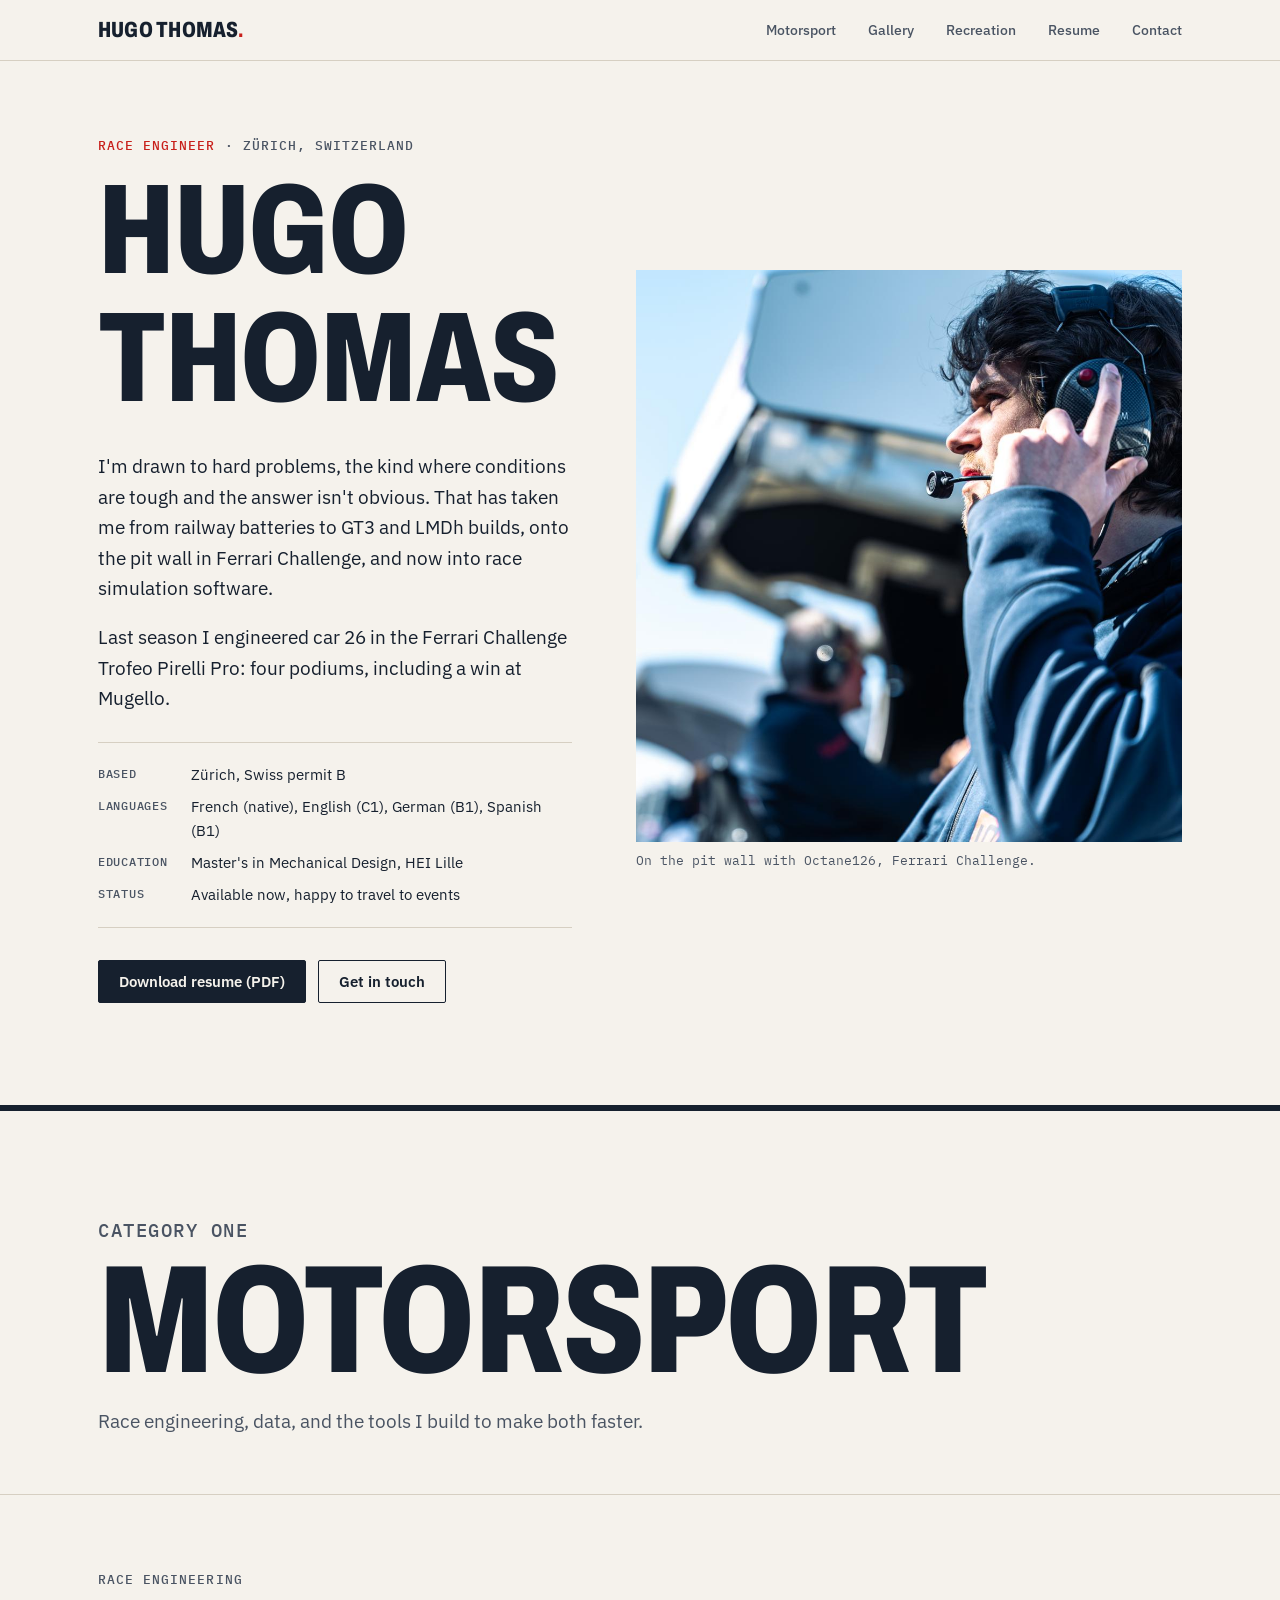
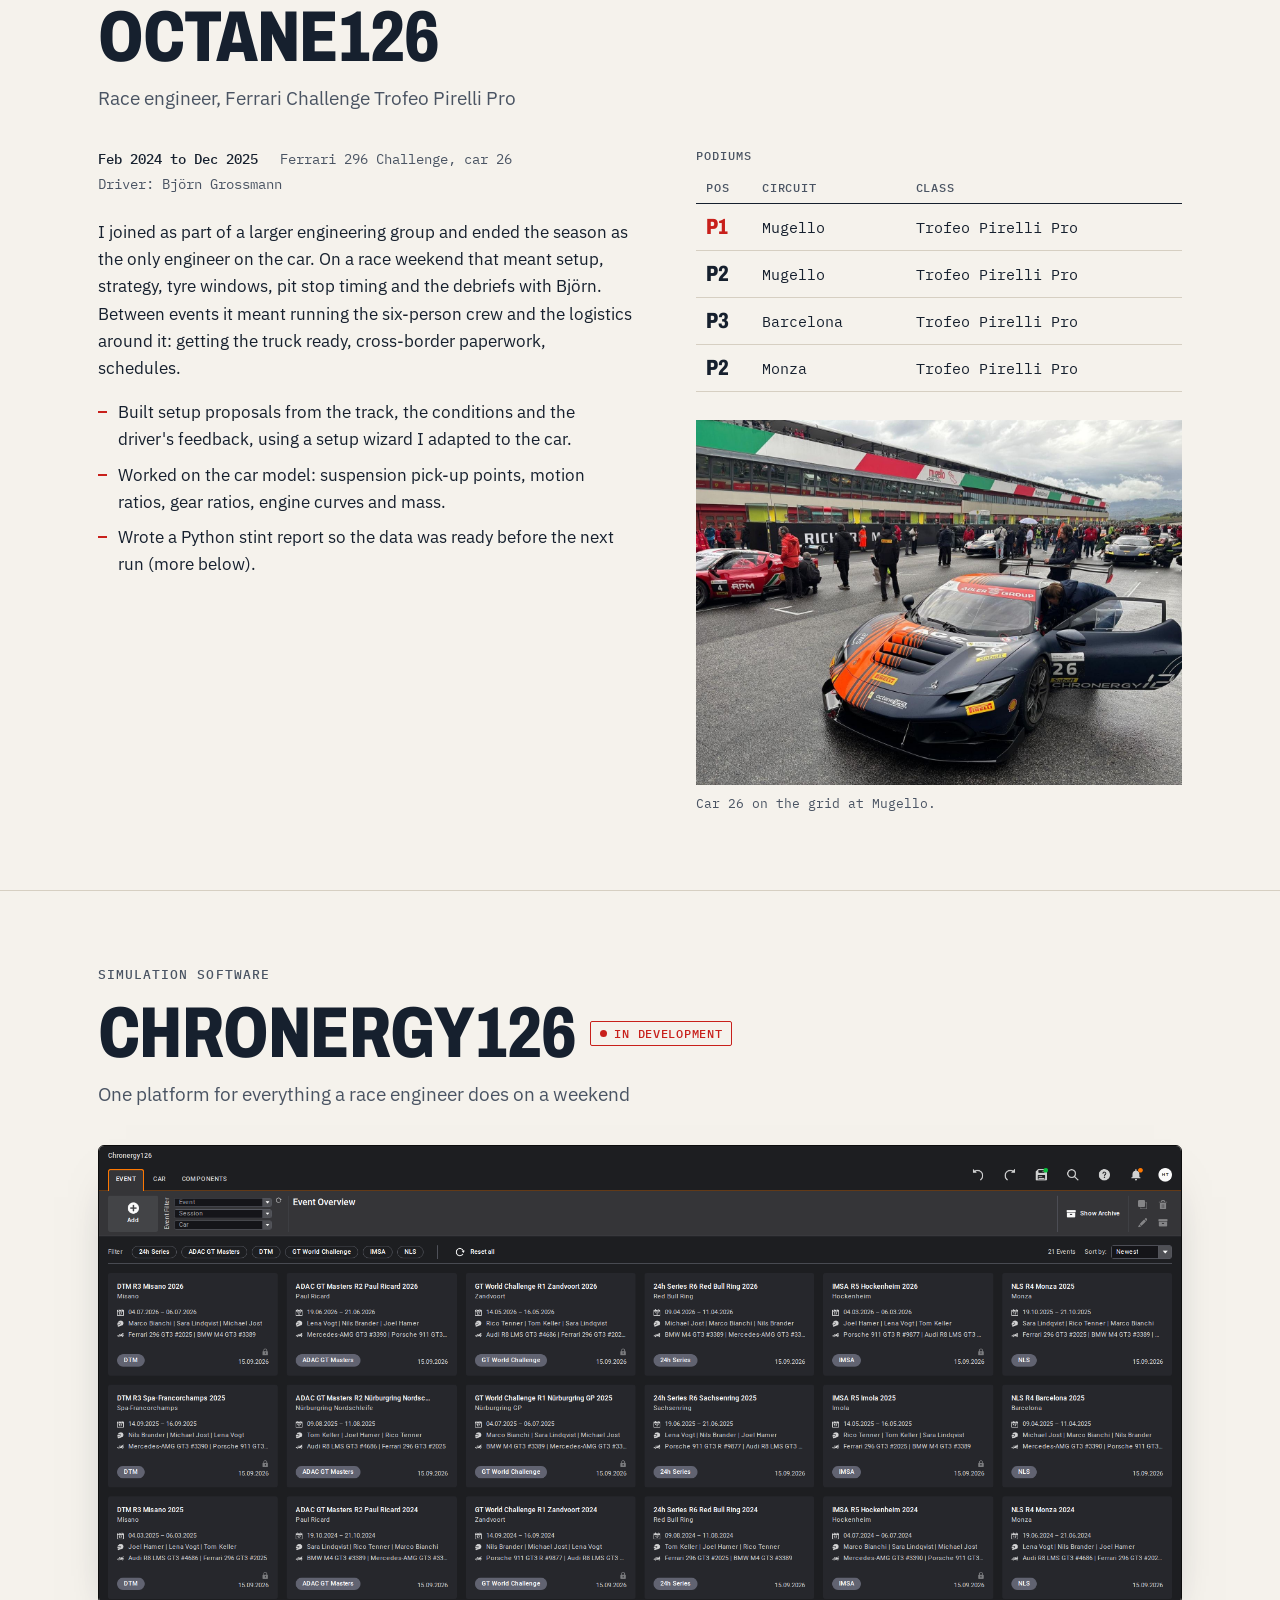
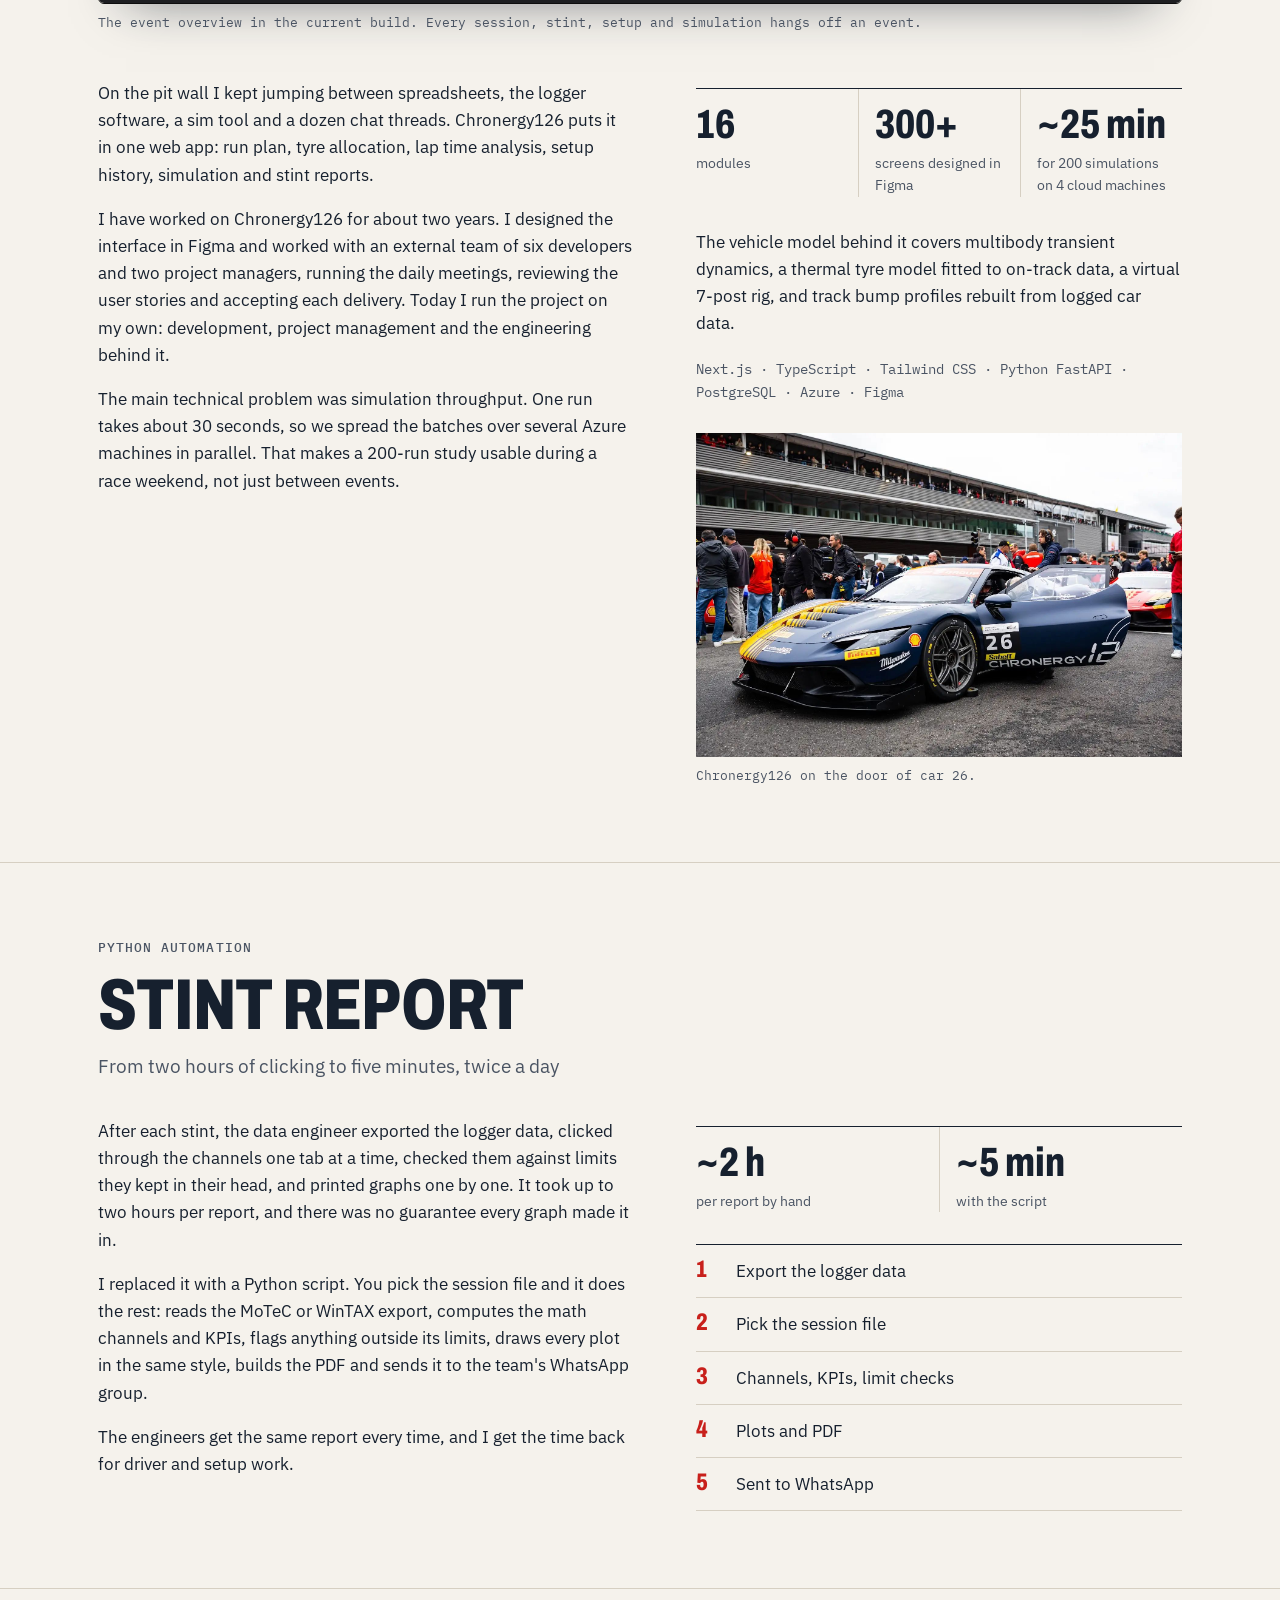
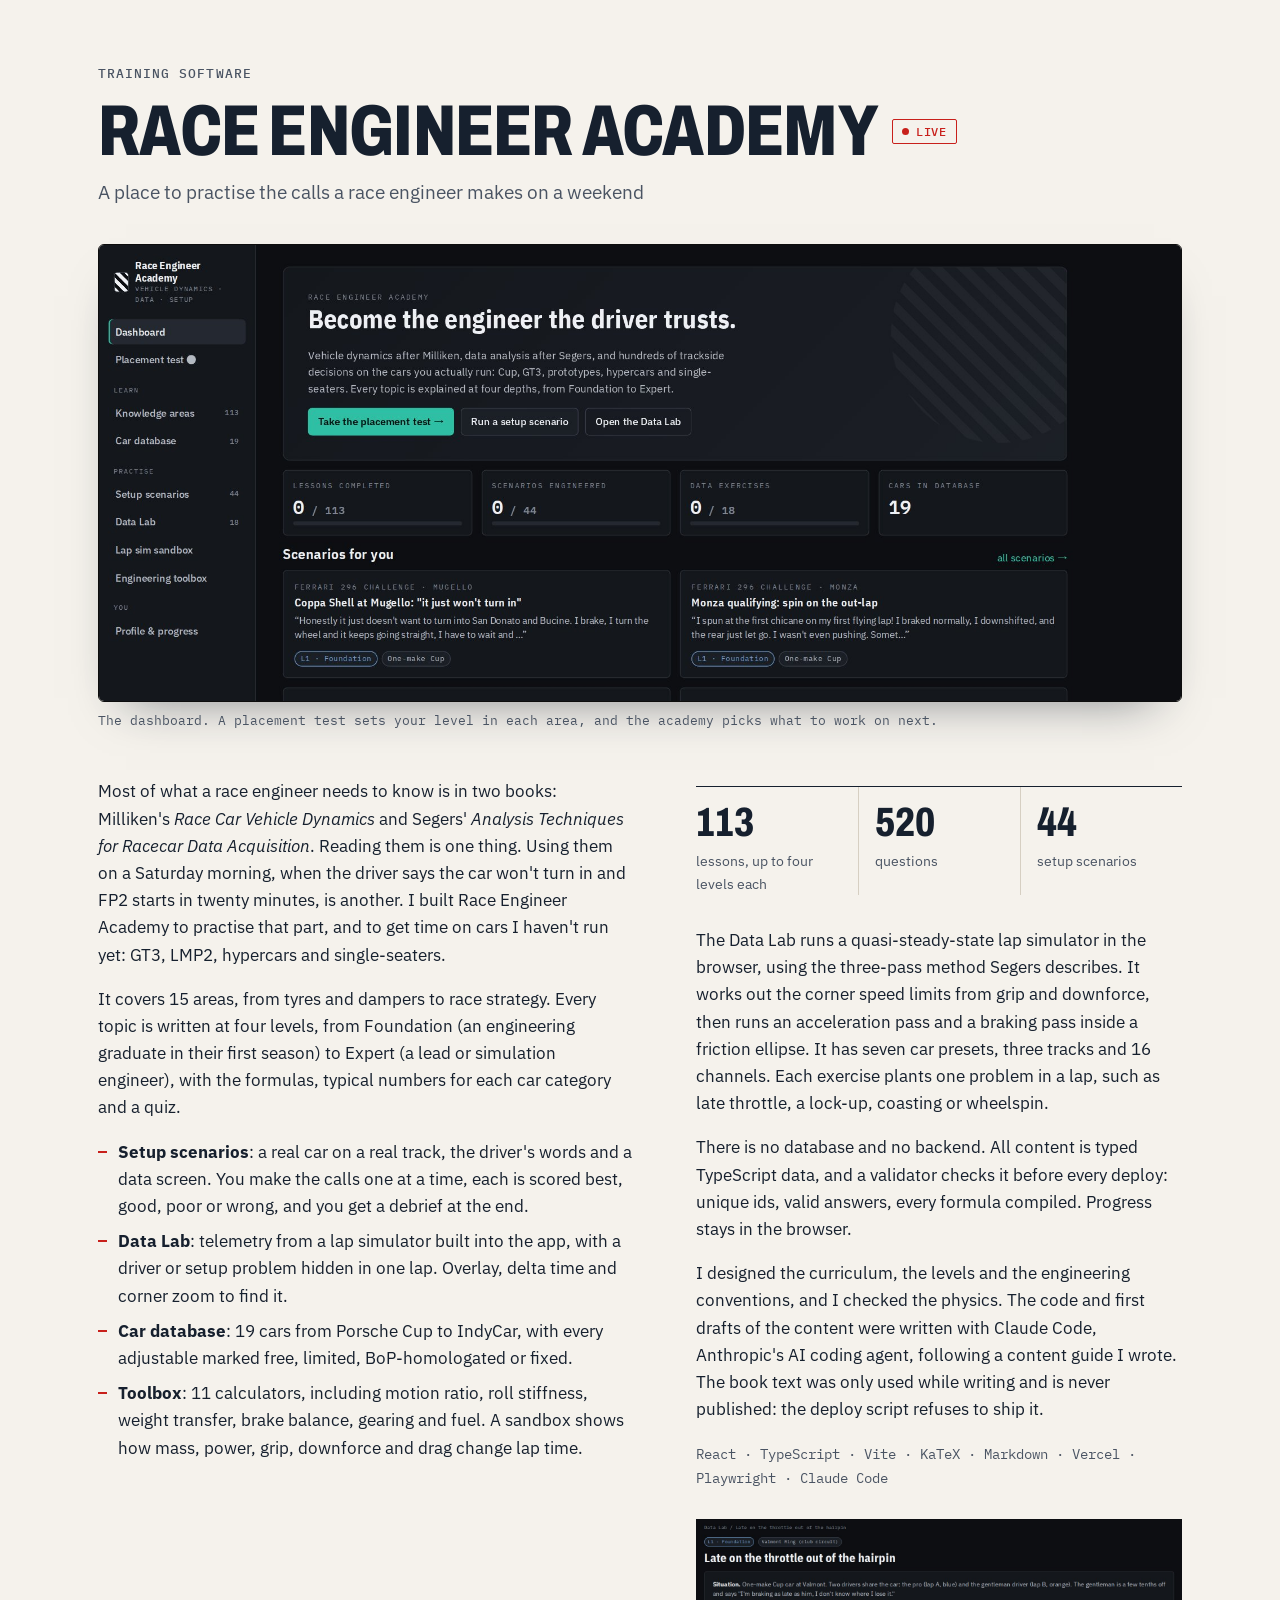
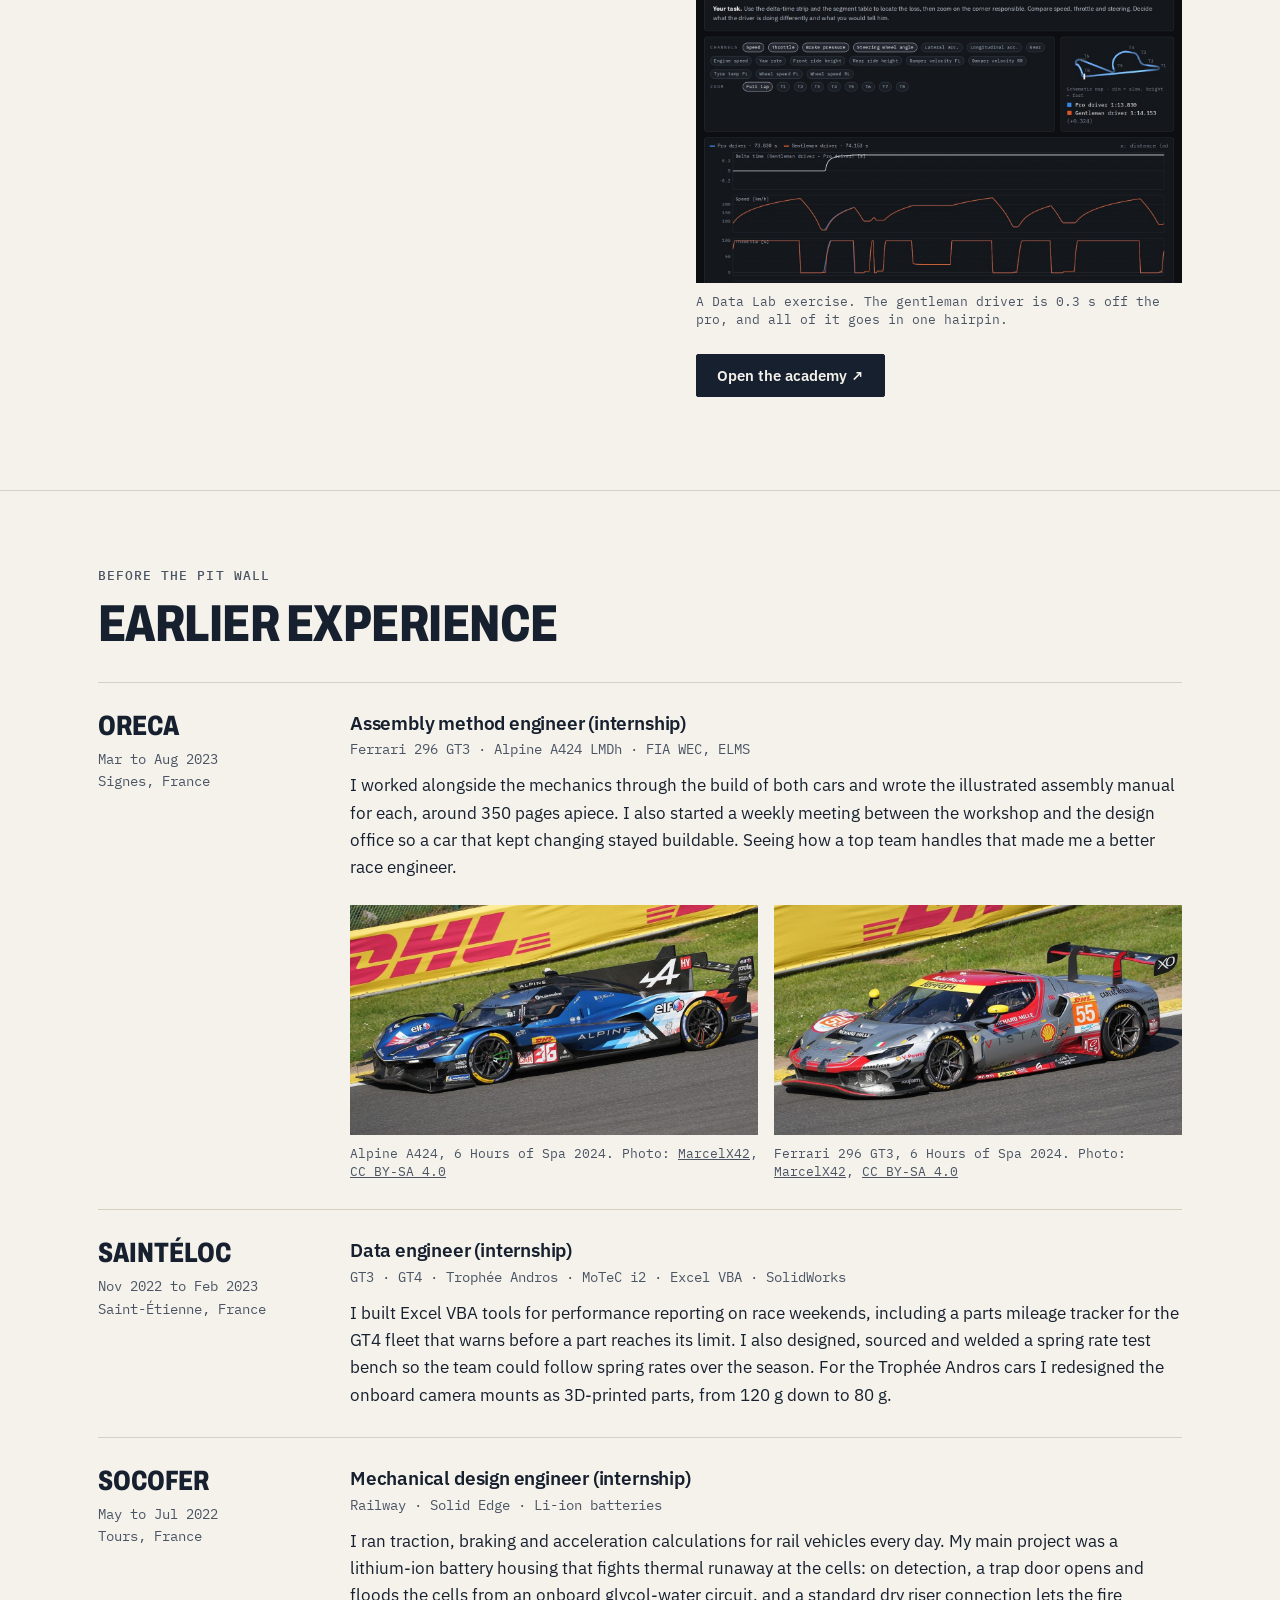
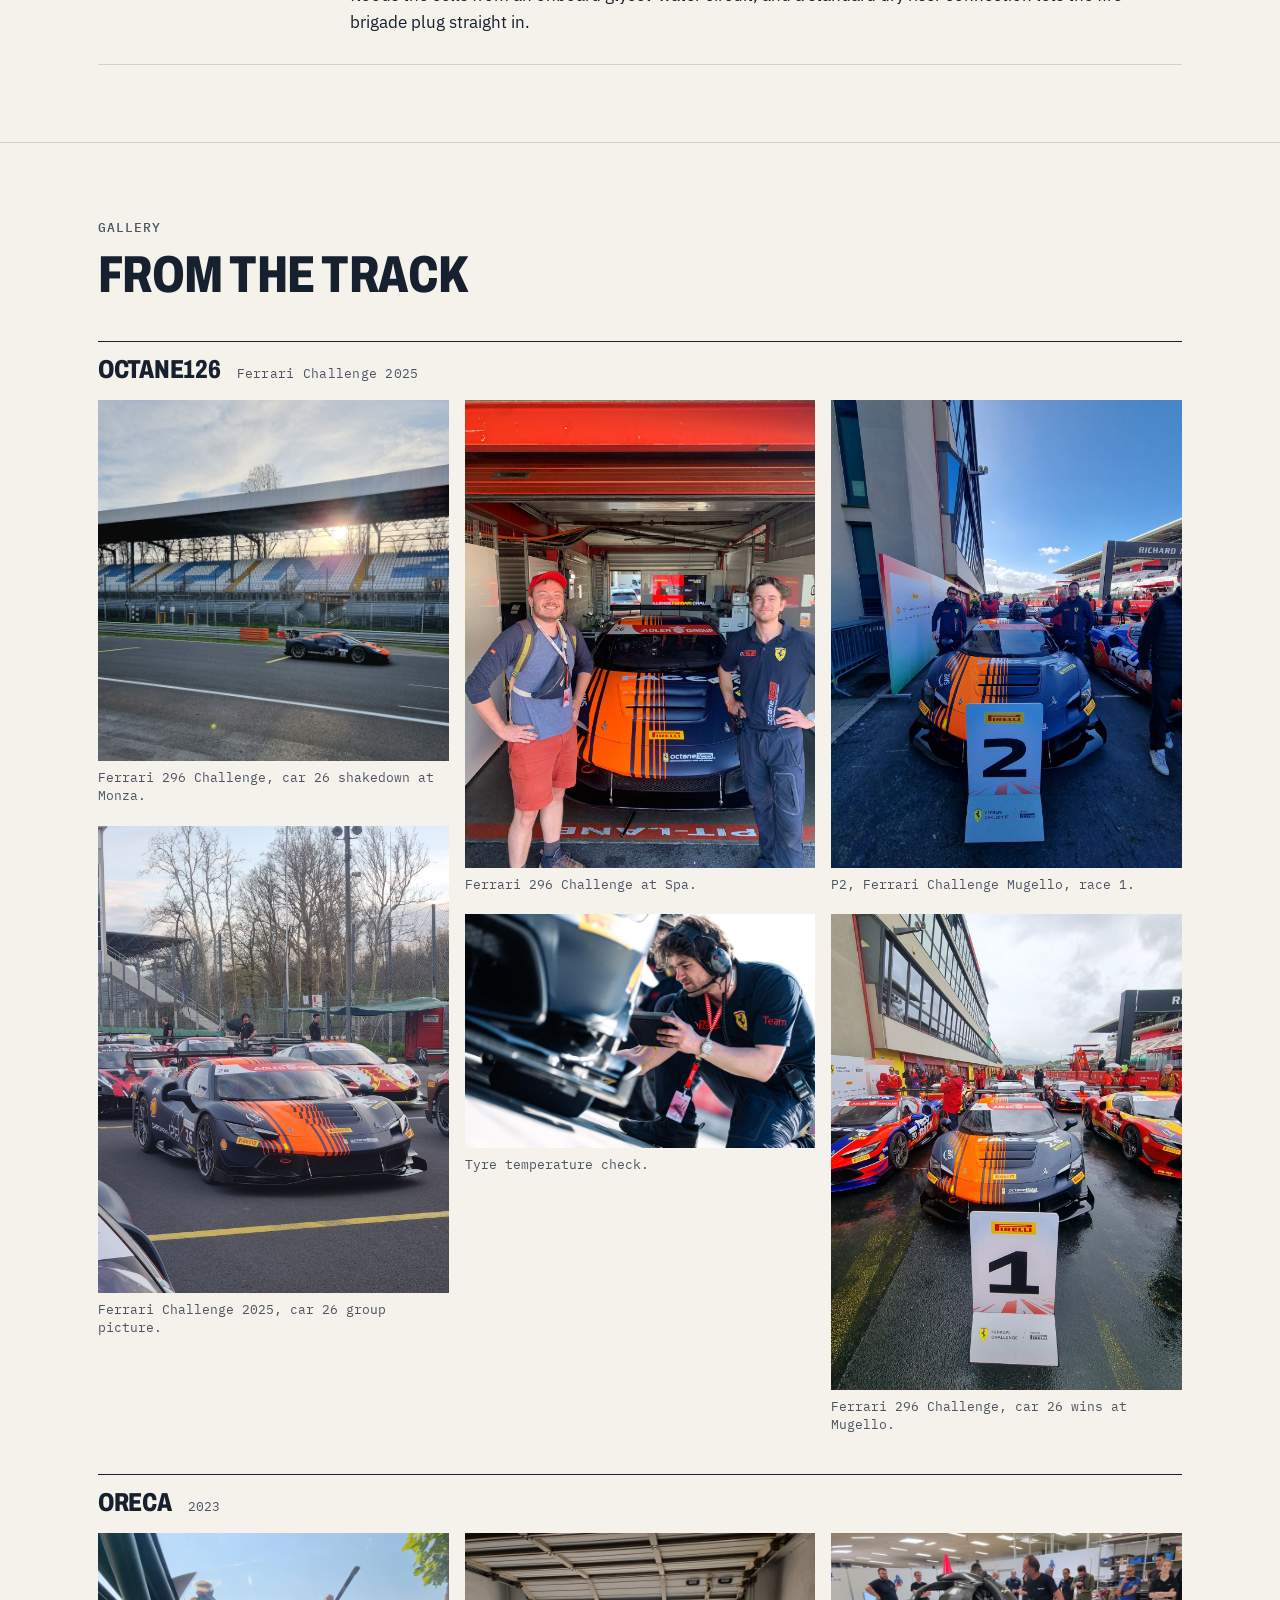
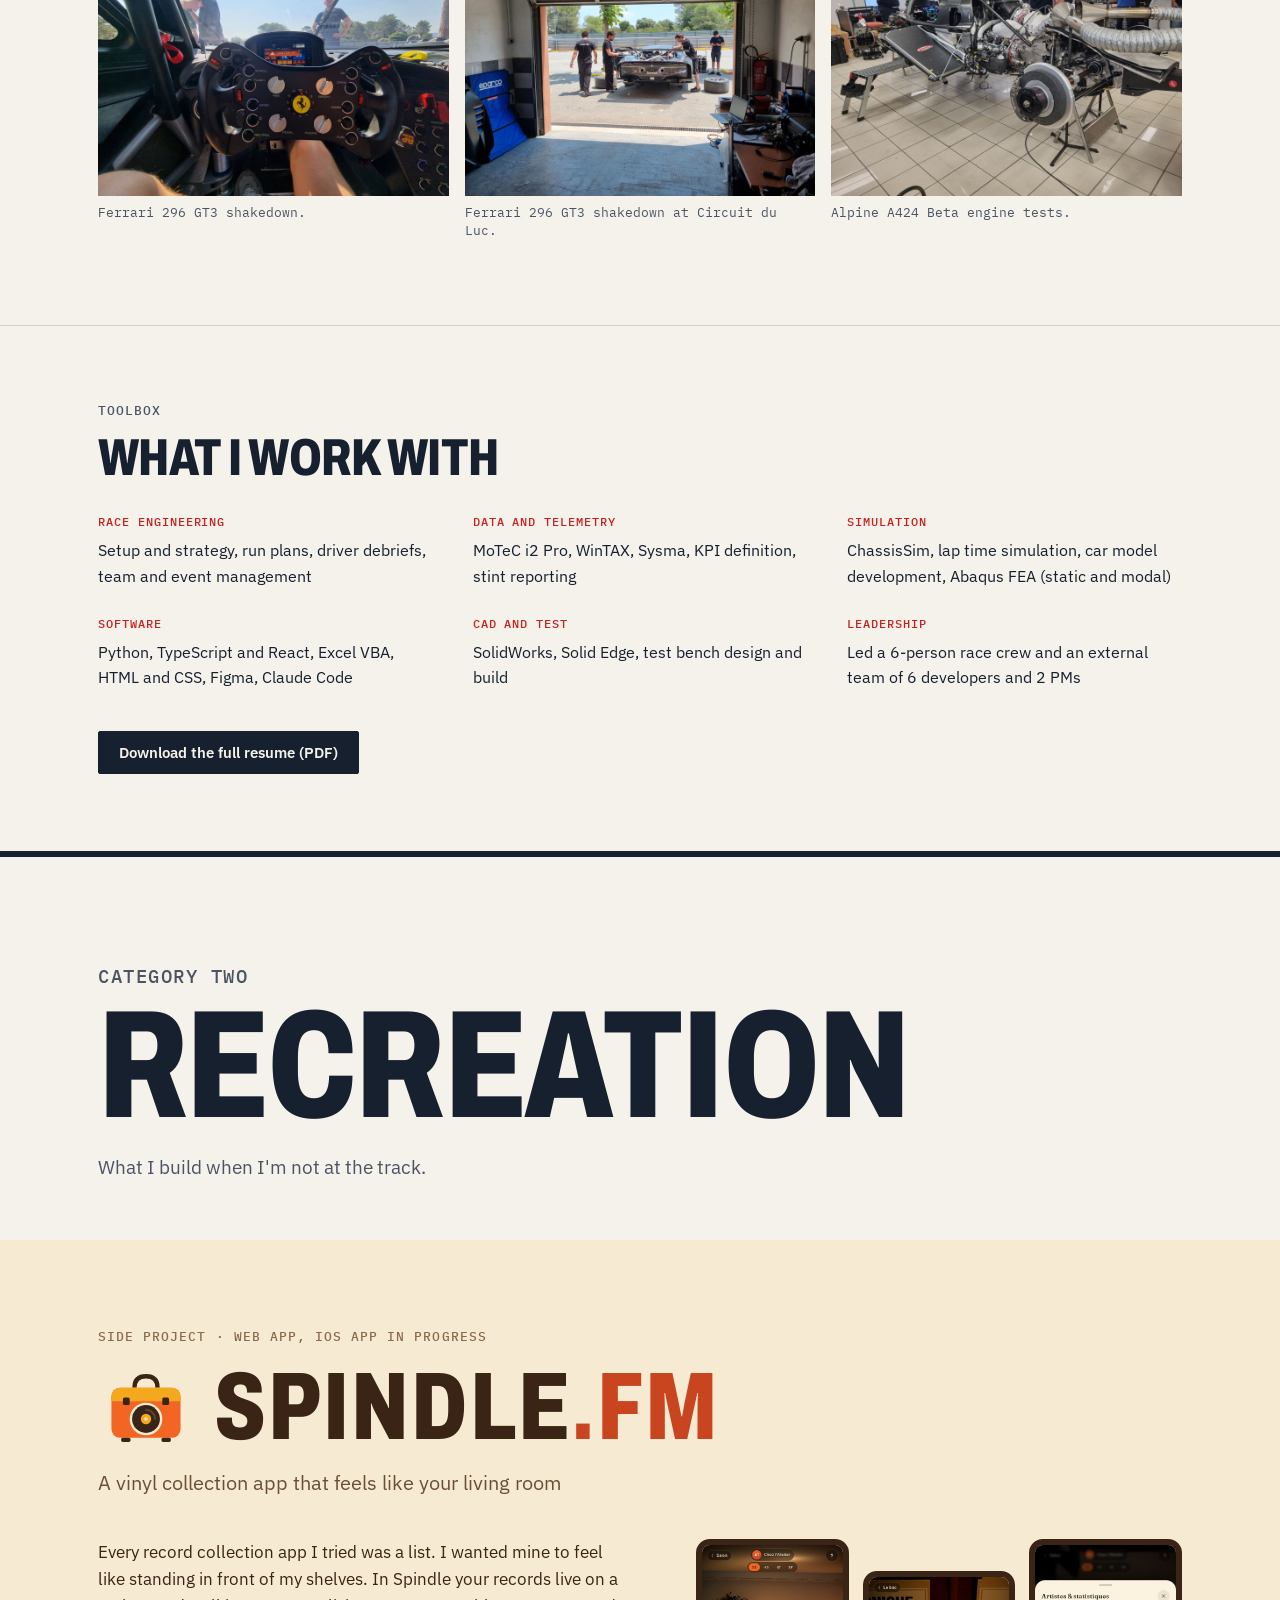
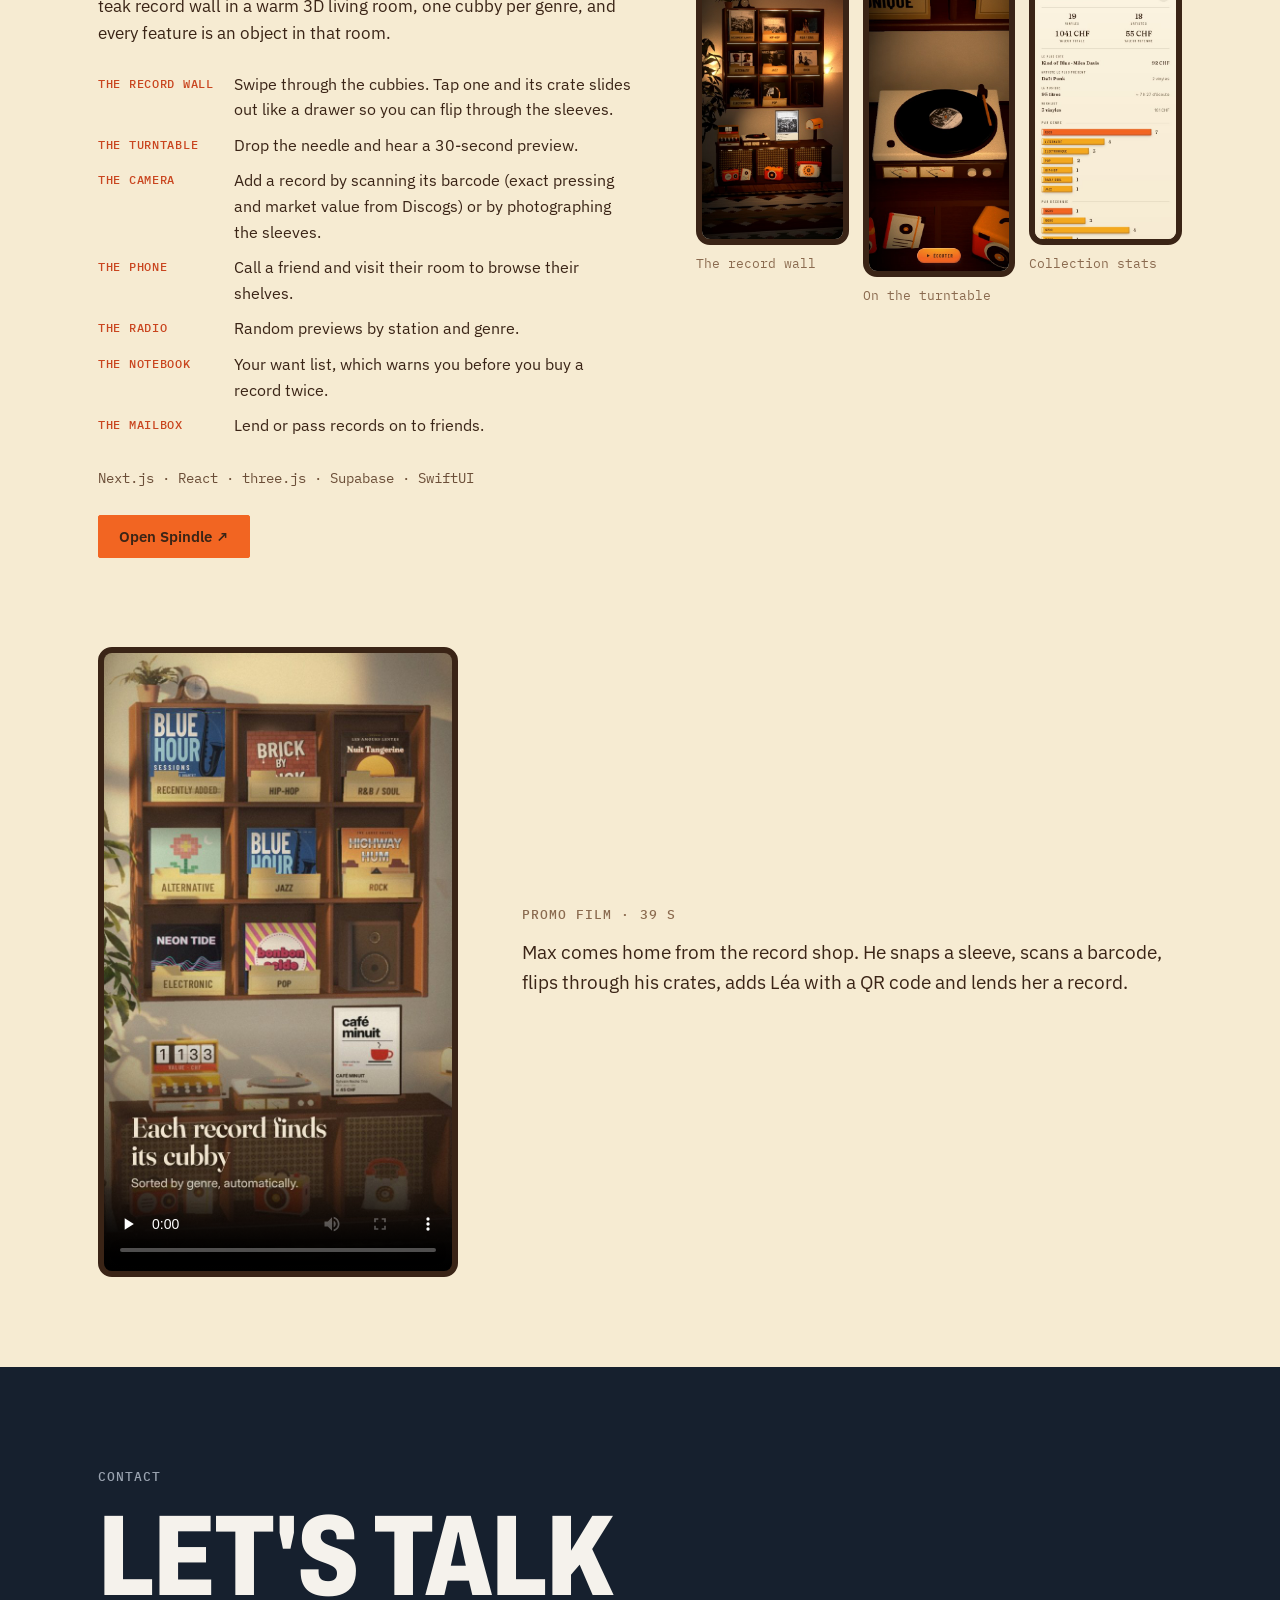
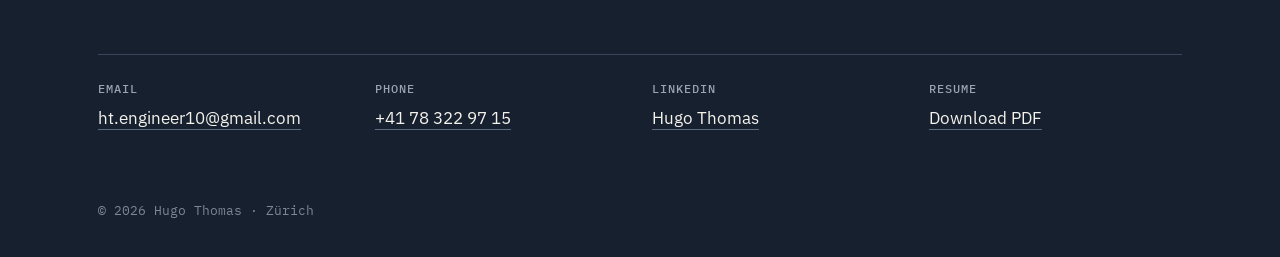
<file: index.html>
<!doctype html>
<html lang="en">
<head>
  <meta charset="utf-8">
  <meta name="viewport" content="width=device-width, initial-scale=1">
  <title>Hugo Thomas · Race Engineer</title>
  <meta name="description" content="Hugo Thomas, race engineer based in Zürich. Ferrari Challenge, telemetry, simulation software and Python automation.">
  <meta property="og:title" content="Hugo Thomas · Race Engineer">
  <meta property="og:description" content="Race engineering, data and the tools around them.">
  <meta property="og:image" content="assets/hugo-octane126.jpg">
  <link rel="preconnect" href="https://fonts.googleapis.com">
  <link rel="preconnect" href="https://fonts.gstatic.com" crossorigin>
  <link href="https://fonts.googleapis.com/css2?family=Archivo:wdth,wght@62..125,400..900&family=IBM+Plex+Mono:wght@400;500&family=IBM+Plex+Sans:wght@400;500;600&display=swap" rel="stylesheet">
  <link rel="stylesheet" href="styles.css">
</head>
<body>

<header class="top">
  <div class="wrap">
    <a class="brand" href="#">Hugo Thomas<span>.</span></a>
    <nav>
      <a href="#motorsport">Motorsport</a>
      <a class="hide-sm" href="#gallery">Gallery</a>
      <a href="#recreation">Recreation</a>
      <a class="hide-sm" href="assets/hugo-thomas-resume.pdf" target="_blank" rel="noopener">Resume</a>
      <a href="#contact">Contact</a>
    </nav>
  </div>
</header>

<main>

<!-- ============ HERO ============ -->
<section class="hero">
  <div class="wrap">
    <div>
      <p class="kicker"><b>Race engineer</b> · Zürich, Switzerland</p>
      <h1>Hugo<br>Thomas</h1>
      <p class="lede">I'm drawn to hard problems, the kind where conditions are tough and the answer isn't obvious. That has taken me from railway batteries to GT3 and LMDh builds, onto the pit wall in Ferrari Challenge, and now into race simulation software.</p>
      <p class="lede">Last season I engineered car 26 in the Ferrari Challenge Trofeo Pirelli Pro: four podiums, including a win at Mugello.</p>
      <dl class="facts">
        <dt>Based</dt><dd>Zürich, Swiss permit B</dd>
        <dt>Languages</dt><dd>French (native), English (C1), German (B1), Spanish (B1)</dd>
        <dt>Education</dt><dd>Master's in Mechanical Design, HEI Lille</dd>
        <dt>Status</dt><dd>Available now, happy to travel to events</dd>
      </dl>
      <div class="actions">
        <a class="btn solid" href="assets/hugo-thomas-resume.pdf" target="_blank" rel="noopener">Download resume (PDF)</a>
        <a class="btn" href="#contact">Get in touch</a>
      </div>
    </div>
    <figure>
      <img src="assets/hugo-octane126.jpg" width="1600" height="1066" alt="Hugo Thomas on the pit wall with a radio headset, Ferrari Challenge">
      <figcaption>On the pit wall with Octane126, Ferrari Challenge.</figcaption>
    </figure>
  </div>
</section>

<!-- ============ MOTORSPORT ============ -->
<section id="motorsport">
  <div class="category">
    <div class="wrap">
      <p class="kicker">Category one</p>
      <h2>Motorsport</h2>
      <p>Race engineering, data, and the tools I build to make both faster.</p>
    </div>
  </div>

  <!-- Race engineering -->
  <article class="project" id="race-engineering">
    <div class="wrap">
      <div class="project-head">
        <p class="kicker">Race engineering</p>
        <h3>Octane126</h3>
        <p class="sub">Race engineer, Ferrari Challenge Trofeo Pirelli Pro</p>
      </div>
      <div class="cols">
        <div class="prose">
          <div class="meta">
            <span><b>Feb 2024 to Dec 2025</b></span>
            <span>Ferrari 296 Challenge, car 26</span>
            <span>Driver: Björn Grossmann</span>
          </div>
          <p>I joined as part of a larger engineering group and ended the season as the only engineer on the car. On a race weekend that meant setup, strategy, tyre windows, pit stop timing and the debriefs with Björn. Between events it meant running the six-person crew and the logistics around it: getting the truck ready, cross-border paperwork, schedules.</p>
          <ul>
            <li>Built setup proposals from the track, the conditions and the driver's feedback, using a setup wizard I adapted to the car.</li>
            <li>Worked on the car model: suspension pick-up points, motion ratios, gear ratios, engine curves and mass.</li>
            <li>Wrote a Python stint report so the data was ready before the next run (more below).</li>
          </ul>
        </div>
        <div>
          <table class="timing">
            <caption>Podiums</caption>
            <thead><tr><th>Pos</th><th>Circuit</th><th>Class</th></tr></thead>
            <tbody>
              <tr class="win"><td class="pos">P1</td><td>Mugello</td><td>Trofeo Pirelli Pro</td></tr>
              <tr><td class="pos">P2</td><td>Mugello</td><td>Trofeo Pirelli Pro</td></tr>
              <tr><td class="pos">P3</td><td>Barcelona</td><td>Trofeo Pirelli Pro</td></tr>
              <tr><td class="pos">P2</td><td>Monza</td><td>Trofeo Pirelli Pro</td></tr>
            </tbody>
          </table>
          <figure class="photo car">
            <img src="assets/car26-mugello.jpg" width="1400" height="1050" alt="Ferrari Challenge car 26 in Octane126 livery on the grid at Mugello, door open">
            <figcaption class="caption">Car 26 on the grid at Mugello.</figcaption>
          </figure>
        </div>
      </div>
    </div>
  </article>

  <!-- Chronergy126 -->
  <article class="project" id="chronergy126">
    <div class="wrap">
      <div class="project-head">
        <p class="kicker">Simulation software</p>
        <h3>Chronergy126<span class="badge">In development</span></h3>
        <p class="sub">One platform for everything a race engineer does on a weekend</p>
      </div>
      <figure class="photo screen">
        <img src="assets/chronergy126-events.png" width="1920" height="810" alt="Chronergy126 event overview: a grid of race events across DTM, GT World Challenge, IMSA and NLS with dates, drivers and cars">
        <figcaption class="caption">The event overview in the current build. Every session, stint, setup and simulation hangs off an event.</figcaption>
      </figure>
      <div class="cols">
        <div class="prose">
          <p>On the pit wall I kept jumping between spreadsheets, the logger software, a sim tool and a dozen chat threads. Chronergy126 puts it in one web app: run plan, tyre allocation, lap time analysis, setup history, simulation and stint reports.</p>
          <p>I have worked on Chronergy126 for about two years. I designed the interface in Figma and worked with an external team of six developers and two project managers, running the daily meetings, reviewing the user stories and accepting each delivery. Today I run the project on my own: development, project management and the engineering behind it.</p>
          <p>The main technical problem was simulation throughput. One run takes about 30 seconds, so we spread the batches over several Azure machines in parallel. That makes a 200-run study usable during a race weekend, not just between events.</p>
        </div>
        <div class="prose">
          <div class="figures">
            <div><strong>16</strong><span>modules</span></div>
            <div><strong>300+</strong><span>screens designed in Figma</span></div>
            <div><strong>~25 min</strong><span>for 200 simulations on 4 cloud machines</span></div>
          </div>
          <p>The vehicle model behind it covers multibody transient dynamics, a thermal tyre model fitted to on-track data, a virtual 7-post rig, and track bump profiles rebuilt from logged car data.</p>
          <p class="stack">Next.js · TypeScript · Tailwind CSS · Python FastAPI · PostgreSQL · Azure · Figma</p>
          <figure class="photo car">
            <img src="assets/car26-chronergy.jpg" width="1600" height="1067" alt="Car 26 on the grid with the Chronergy126 name on its door">
            <figcaption class="caption">Chronergy126 on the door of car 26.</figcaption>
          </figure>
        </div>
      </div>
    </div>
  </article>

  <!-- Stint report -->
  <article class="project" id="automation">
    <div class="wrap">
      <div class="project-head">
        <p class="kicker">Python automation</p>
        <h3>Stint report</h3>
        <p class="sub">From two hours of clicking to five minutes, twice a day</p>
      </div>
      <div class="cols">
        <div class="prose">
          <p>After each stint, the data engineer exported the logger data, clicked through the channels one tab at a time, checked them against limits they kept in their head, and printed graphs one by one. It took up to two hours per report, and there was no guarantee every graph made it in.</p>
          <p>I replaced it with a Python script. You pick the session file and it does the rest: reads the MoTeC or WinTAX export, computes the math channels and KPIs, flags anything outside its limits, draws every plot in the same style, builds the PDF and sends it to the team's WhatsApp group.</p>
          <p>The engineers get the same report every time, and I get the time back for driver and setup work.</p>
        </div>
        <div>
          <div class="figures two">
            <div><strong>~2 h</strong><span>per report by hand</span></div>
            <div><strong>~5 min</strong><span>with the script</span></div>
          </div>
          <ol class="steps">
            <li>Export the logger data</li>
            <li>Pick the session file</li>
            <li>Channels, KPIs, limit checks</li>
            <li>Plots and PDF</li>
            <li>Sent to WhatsApp</li>
          </ol>
        </div>
      </div>
    </div>
  </article>

  <!-- Race Engineer Academy
       Paste inside <section id="motorsport">, after the Stint report article.
       Copy rea-dashboard.jpg and rea-data-lab.jpg into Portfolio/assets/. -->
  <article class="project" id="academy">
    <div class="wrap">
      <div class="project-head">
        <p class="kicker">Training software</p>
        <h3>Race Engineer Academy<span class="badge">Live</span></h3>
        <p class="sub">A place to practise the calls a race engineer makes on a weekend</p>
      </div>
      <figure class="photo screen">
        <img src="assets/rea-dashboard.jpg" width="1920" height="810" alt="Race Engineer Academy dashboard: the headline 'Become the engineer the driver trusts', progress counters for 113 lessons, 44 scenarios, 18 data exercises and 19 cars, and recommended setup scenarios on the Ferrari 296 Challenge">
        <figcaption class="caption">The dashboard. A placement test sets your level in each area, and the academy picks what to work on next.</figcaption>
      </figure>
      <div class="cols">
        <div class="prose">
          <p>Most of what a race engineer needs to know is in two books: Milliken's <i>Race Car Vehicle Dynamics</i> and Segers' <i>Analysis Techniques for Racecar Data Acquisition</i>. Reading them is one thing. Using them on a Saturday morning, when the driver says the car won't turn in and FP2 starts in twenty minutes, is another. I built Race Engineer Academy to practise that part, and to get time on cars I haven't run yet: GT3, LMP2, hypercars and single-seaters.</p>
          <p>It covers 15 areas, from tyres and dampers to race strategy. Every topic is written at four levels, from Foundation (an engineering graduate in their first season) to Expert (a lead or simulation engineer), with the formulas, typical numbers for each car category and a quiz.</p>
          <ul>
            <li><b>Setup scenarios</b>: a real car on a real track, the driver's words and a data screen. You make the calls one at a time, each is scored best, good, poor or wrong, and you get a debrief at the end.</li>
            <li><b>Data Lab</b>: telemetry from a lap simulator built into the app, with a driver or setup problem hidden in one lap. Overlay, delta time and corner zoom to find it.</li>
            <li><b>Car database</b>: 19 cars from Porsche Cup to IndyCar, with every adjustable marked free, limited, BoP-homologated or fixed.</li>
            <li><b>Toolbox</b>: 11 calculators, including motion ratio, roll stiffness, weight transfer, brake balance, gearing and fuel. A sandbox shows how mass, power, grip, downforce and drag change lap time.</li>
          </ul>
        </div>
        <div class="prose">
          <div class="figures">
            <div><strong>113</strong><span>lessons, up to four levels each</span></div>
            <div><strong>520</strong><span>questions</span></div>
            <div><strong>44</strong><span>setup scenarios</span></div>
          </div>
          <p>The Data Lab runs a quasi-steady-state lap simulator in the browser, using the three-pass method Segers describes. It works out the corner speed limits from grip and downforce, then runs an acceleration pass and a braking pass inside a friction ellipse. It has seven car presets, three tracks and 16 channels. Each exercise plants one problem in a lap, such as late throttle, a lock-up, coasting or wheelspin.</p>
          <p>There is no database and no backend. All content is typed TypeScript data, and a validator checks it before every deploy: unique ids, valid answers, every formula compiled. Progress stays in the browser.</p>
          <p>I designed the curriculum, the levels and the engineering conventions, and I checked the physics. The code and first drafts of the content were written with Claude Code, Anthropic's AI coding agent, following a content guide I wrote. The book text was only used while writing and is never published: the deploy script refuses to ship it.</p>
          <p class="stack">React · TypeScript · Vite · KaTeX · Markdown · Vercel · Playwright · Claude Code</p>
          <figure class="photo car">
            <img src="assets/rea-data-lab.jpg" width="1440" height="1080" loading="lazy" alt="Data Lab exercise 'Late on the throttle out of the hairpin': telemetry overlay of a pro and a gentleman driver at Valmont Ring, with channel selector, track map, delta time, speed and throttle traces">
            <figcaption class="caption">A Data Lab exercise. The gentleman driver is 0.3 s off the pro, and all of it goes in one hairpin.</figcaption>
          </figure>
          <p style="margin-top: 24px;"><a class="btn solid" href="https://race-engineer-academy.vercel.app" target="_blank" rel="noopener">Open the academy ↗</a></p>
        </div>
      </div>
    </div>
  </article>

  <!-- Earlier experience -->
  <section class="history" id="experience">
    <div class="wrap">
      <p class="kicker">Before the pit wall</p>
      <h3>Earlier experience</h3>

      <div class="job">
        <div class="when"><b>Oreca</b>Mar to Aug 2023<br>Signes, France</div>
        <div>
          <h4>Assembly method engineer (internship)</h4>
          <p class="cars">Ferrari 296 GT3 · Alpine A424 LMDh · FIA WEC, ELMS</p>
          <p>I worked alongside the mechanics through the build of both cars and wrote the illustrated assembly manual for each, around 350 pages apiece. I also started a weekly meeting between the workshop and the design office so a car that kept changing stayed buildable. Seeing how a top team handles that made me a better race engineer.</p>
          <div class="job-photos">
            <figure class="photo">
              <img src="assets/oreca-alpine-a424.jpg" width="1200" height="676" loading="lazy" alt="Alpine A424 LMDh No. 36 on track at the 2024 6 Hours of Spa-Francorchamps">
              <figcaption class="caption">Alpine A424, 6 Hours of Spa 2024. Photo: <a href="https://commons.wikimedia.org/wiki/File:2024_6_Hours_of_Spa-Francorchamps_Alpine_Endurance_Team_Alpine_A424_No.36_(DSC04195).jpg" target="_blank" rel="noopener">MarcelX42</a>, <a href="https://creativecommons.org/licenses/by-sa/4.0/" target="_blank" rel="noopener">CC BY-SA 4.0</a></figcaption>
            </figure>
            <figure class="photo">
              <img src="assets/oreca-ferrari-296-gt3.jpg" width="1200" height="676" loading="lazy" alt="Ferrari 296 GT3 No. 55 on track at the 2024 6 Hours of Spa-Francorchamps">
              <figcaption class="caption">Ferrari 296 GT3, 6 Hours of Spa 2024. Photo: <a href="https://commons.wikimedia.org/wiki/File:2024_6_Hours_of_Spa-Francorchamps_Vista_AF_Corse_Ferrari_296_GT3_No.55_(DSC05785).jpg" target="_blank" rel="noopener">MarcelX42</a>, <a href="https://creativecommons.org/licenses/by-sa/4.0/" target="_blank" rel="noopener">CC BY-SA 4.0</a></figcaption>
            </figure>
          </div>
        </div>
      </div>

      <div class="job">
        <div class="when"><b>Saintéloc</b>Nov 2022 to Feb 2023<br>Saint-Étienne, France</div>
        <div>
          <h4>Data engineer (internship)</h4>
          <p class="cars">GT3 · GT4 · Trophée Andros · MoTeC i2 · Excel VBA · SolidWorks</p>
          <p>I built Excel VBA tools for performance reporting on race weekends, including a parts mileage tracker for the GT4 fleet that warns before a part reaches its limit. I also designed, sourced and welded a spring rate test bench so the team could follow spring rates over the season. For the Trophée Andros cars I redesigned the onboard camera mounts as 3D-printed parts, from 120 g down to 80 g.</p>
        </div>
      </div>

      <div class="job">
        <div class="when"><b>Socofer</b>May to Jul 2022<br>Tours, France</div>
        <div>
          <h4>Mechanical design engineer (internship)</h4>
          <p class="cars">Railway · Solid Edge · Li-ion batteries</p>
          <p>I ran traction, braking and acceleration calculations for rail vehicles every day. My main project was a lithium-ion battery housing that fights thermal runaway at the cells: on detection, a trap door opens and floods the cells from an onboard glycol-water circuit, and a standard dry riser connection lets the fire brigade plug straight in.</p>
        </div>
      </div>
    </div>
  </section>

  <!-- Gallery -->
  <section class="gallery" id="gallery">
    <div class="wrap">
      <p class="kicker">Gallery</p>
      <h3>From the track</h3>
      <h4 class="gallery-group">Octane126<span>Ferrari Challenge 2025</span></h4>
      <div class="gallery-grid">
          <figure>
            <a href="assets/gallery/octane-monza-shakedown.jpg" data-lightbox><img src="assets/gallery/octane-monza-shakedown.jpg" width="1555" height="1600" loading="lazy" alt="Ferrari 296 Challenge, car 26 shakedown at Monza."></a>
            <figcaption class="caption">Ferrari 296 Challenge, car 26 shakedown at Monza.</figcaption>
          </figure>
          <figure>
            <a href="assets/gallery/octane-team-2025.jpg" data-lightbox><img src="assets/gallery/octane-team-2025.jpg" width="1200" height="1600" loading="lazy" alt="Ferrari Challenge 2025, car 26 group picture."></a>
            <figcaption class="caption">Ferrari Challenge 2025, car 26 group picture.</figcaption>
          </figure>
          <figure>
            <a href="assets/gallery/octane-spa.jpg" data-lightbox><img src="assets/gallery/octane-spa.jpg" width="1200" height="1600" loading="lazy" alt="Ferrari 296 Challenge at Spa."></a>
            <figcaption class="caption">Ferrari 296 Challenge at Spa.</figcaption>
          </figure>
          <figure>
            <a href="assets/gallery/octane-tyre-check.jpg" data-lightbox><img src="assets/gallery/octane-tyre-check.jpg" width="1600" height="1066" loading="lazy" alt="Tyre temperature check."></a>
            <figcaption class="caption">Tyre temperature check.</figcaption>
          </figure>
          <figure>
            <a href="assets/gallery/octane-mugello-p2.jpg" data-lightbox><img src="assets/gallery/octane-mugello-p2.jpg" width="1200" height="1600" loading="lazy" alt="P2, Ferrari Challenge Mugello, race 1."></a>
            <figcaption class="caption">P2, Ferrari Challenge Mugello, race 1.</figcaption>
          </figure>
          <figure>
            <a href="assets/gallery/octane-mugello-win.jpg" data-lightbox><img src="assets/gallery/octane-mugello-win.jpg" width="1180" height="1600" loading="lazy" alt="Ferrari 296 Challenge, car 26 wins at Mugello."></a>
            <figcaption class="caption">Ferrari 296 Challenge, car 26 wins at Mugello.</figcaption>
          </figure>
      </div>
      <h4 class="gallery-group">Oreca<span>2023</span></h4>
      <div class="gallery-grid">
          <figure>
            <a href="assets/gallery/oreca-296gt3-cockpit.jpg" data-lightbox><img src="assets/gallery/oreca-296gt3-cockpit.jpg" width="1600" height="1200" loading="lazy" alt="Ferrari 296 GT3 shakedown."></a>
            <figcaption class="caption">Ferrari 296 GT3 shakedown.</figcaption>
          </figure>
          <figure>
            <a href="assets/gallery/oreca-296gt3-luc.jpg" data-lightbox><img src="assets/gallery/oreca-296gt3-luc.jpg" width="1600" height="1200" loading="lazy" alt="Ferrari 296 GT3 shakedown at Circuit du Luc."></a>
            <figcaption class="caption">Ferrari 296 GT3 shakedown at Circuit du Luc.</figcaption>
          </figure>
          <figure>
            <a href="assets/gallery/oreca-a424-engine.jpg" data-lightbox><img src="assets/gallery/oreca-a424-engine.jpg" width="1600" height="1200" loading="lazy" alt="Alpine A424 Beta engine tests."></a>
            <figcaption class="caption">Alpine A424 Beta engine tests.</figcaption>
          </figure>
      </div>
    </div>
  </section>

  <!-- Skills -->
  <section class="skills">
    <div class="wrap">
      <p class="kicker">Toolbox</p>
      <h3>What I work with</h3>
      <dl>
        <div><dt>Race engineering</dt><dd>Setup and strategy, run plans, driver debriefs, team and event management</dd></div>
        <div><dt>Data and telemetry</dt><dd>MoTeC i2 Pro, WinTAX, Sysma, KPI definition, stint reporting</dd></div>
        <div><dt>Simulation</dt><dd>ChassisSim, lap time simulation, car model development, Abaqus FEA (static and modal)</dd></div>
        <div><dt>Software</dt><dd>Python, TypeScript and React, Excel VBA, HTML and CSS, Figma, Claude Code</dd></div>
        <div><dt>CAD and test</dt><dd>SolidWorks, Solid Edge, test bench design and build</dd></div>
        <div><dt>Leadership</dt><dd>Led a 6-person race crew and an external team of 6 developers and 2 PMs</dd></div>
      </dl>
      <div class="actions">
        <a class="btn solid" href="assets/hugo-thomas-resume.pdf" target="_blank" rel="noopener">Download the full resume (PDF)</a>
      </div>
    </div>
  </section>
</section>

<!-- ============ RECREATION ============ -->
<section id="recreation">
  <div class="category">
    <div class="wrap">
      <p class="kicker">Category two</p>
      <h2>Recreation</h2>
      <p>What I build when I'm not at the track.</p>
    </div>
  </div>

  <article class="spindle" id="spindle">
    <div class="wrap">
      <p class="kicker">Side project · Web app, iOS app in progress</p>
      <div class="spindle-title">
        <img src="assets/spindle-valise.svg" width="96" height="96" alt="Spindle logo, an orange record-player suitcase">
        <h3>Spindle<span>.fm</span></h3>
      </div>
      <p class="sub">A vinyl collection app that feels like your living room</p>

      <div class="cols">
        <div class="prose">
          <p>Every record collection app I tried was a list. I wanted mine to feel like standing in front of my shelves. In Spindle your records live on a teak record wall in a warm 3D living room, one cubby per genre, and every feature is an object in that room.</p>
          <dl class="objects">
            <dt>The record wall</dt><dd>Swipe through the cubbies. Tap one and its crate slides out like a drawer so you can flip through the sleeves.</dd>
            <dt>The turntable</dt><dd>Drop the needle and hear a 30-second preview.</dd>
            <dt>The camera</dt><dd>Add a record by scanning its barcode (exact pressing and market value from Discogs) or by photographing the sleeves.</dd>
            <dt>The phone</dt><dd>Call a friend and visit their room to browse their shelves.</dd>
            <dt>The radio</dt><dd>Random previews by station and genre.</dd>
            <dt>The notebook</dt><dd>Your want list, which warns you before you buy a record twice.</dd>
            <dt>The mailbox</dt><dd>Lend or pass records on to friends.</dd>
          </dl>
          <p class="stack">Next.js · React · three.js · Supabase · SwiftUI</p>
          <p style="margin-top: 24px;"><a class="btn spindle-btn" href="https://www.the-spindle.xyz/go/sticker" target="_blank" rel="noopener">Open Spindle ↗</a></p>
        </div>
        <div class="screens">
          <figure><img src="assets/spindle-wall.jpg" width="430" height="900" alt="Spindle: a teak record wall with one cubby per genre above a credenza with a turntable, phone, radio and camera"><figcaption class="caption">The record wall</figcaption></figure>
          <figure><img src="assets/spindle-turntable.jpg" width="430" height="900" alt="Spindle: close-up of the turntable with a record on the platter and a play button"><figcaption class="caption">On the turntable</figcaption></figure>
          <figure><img src="assets/spindle-stats.jpg" width="430" height="900" alt="Spindle: collection statistics with record count, total value and a breakdown by genre"><figcaption class="caption">Collection stats</figcaption></figure>
        </div>
      </div>

      <div class="spindle-video">
        <video src="assets/spindle-promo.mp4" poster="assets/spindle-promo-poster.jpg" width="720" height="1280" controls playsinline preload="none" aria-label="Spindle promo film"></video>
        <div class="prose">
          <p class="kicker">Promo film · 39 s</p>
          <p>Max comes home from the record shop. He snaps a sleeve, scans a barcode, flips through his crates, adds Léa with a QR code and lends her a record.</p>
        </div>
      </div>
    </div>
  </article>
</section>

</main>

<!-- ============ CONTACT ============ -->
<section class="contact" id="contact">
  <div class="wrap">
    <p class="kicker">Contact</p>
    <h2>Let's talk</h2>
    <dl class="contact-list">
      <div><dt>Email</dt><dd><a href="mailto:ht.engineer10@gmail.com">ht.engineer10@gmail.com</a></dd></div>
      <div><dt>Phone</dt><dd><a href="tel:+41783229715">+41 78 322 97 15</a></dd></div>
      <div><dt>LinkedIn</dt><dd><a href="https://www.linkedin.com/in/hugo-thomas-8132171ba/" target="_blank" rel="noopener">Hugo Thomas</a></dd></div>
      <div><dt>Resume</dt><dd><a href="assets/hugo-thomas-resume.pdf" target="_blank" rel="noopener">Download PDF</a></dd></div>
    </dl>
    <footer>© 2026 Hugo Thomas · Zürich</footer>
  </div>
</section>

<dialog class="lightbox" id="lightbox">
  <button type="button" class="lightbox-close" aria-label="Close">×</button>
  <img alt="">
  <p class="caption"></p>
</dialog>
<script>
  const box = document.getElementById('lightbox');
  document.querySelectorAll('[data-lightbox]').forEach((a) => a.addEventListener('click', (e) => {
    e.preventDefault();
    box.querySelector('img').src = a.href;
    box.querySelector('img').alt = a.querySelector('img').alt;
    box.querySelector('.caption').textContent = a.closest('figure').querySelector('figcaption').textContent;
    box.showModal();
  }));
  box.addEventListener('click', (e) => { if (e.target === box || e.target.closest('.lightbox-close')) box.close(); });
</script>
</body>
</html>
</file>
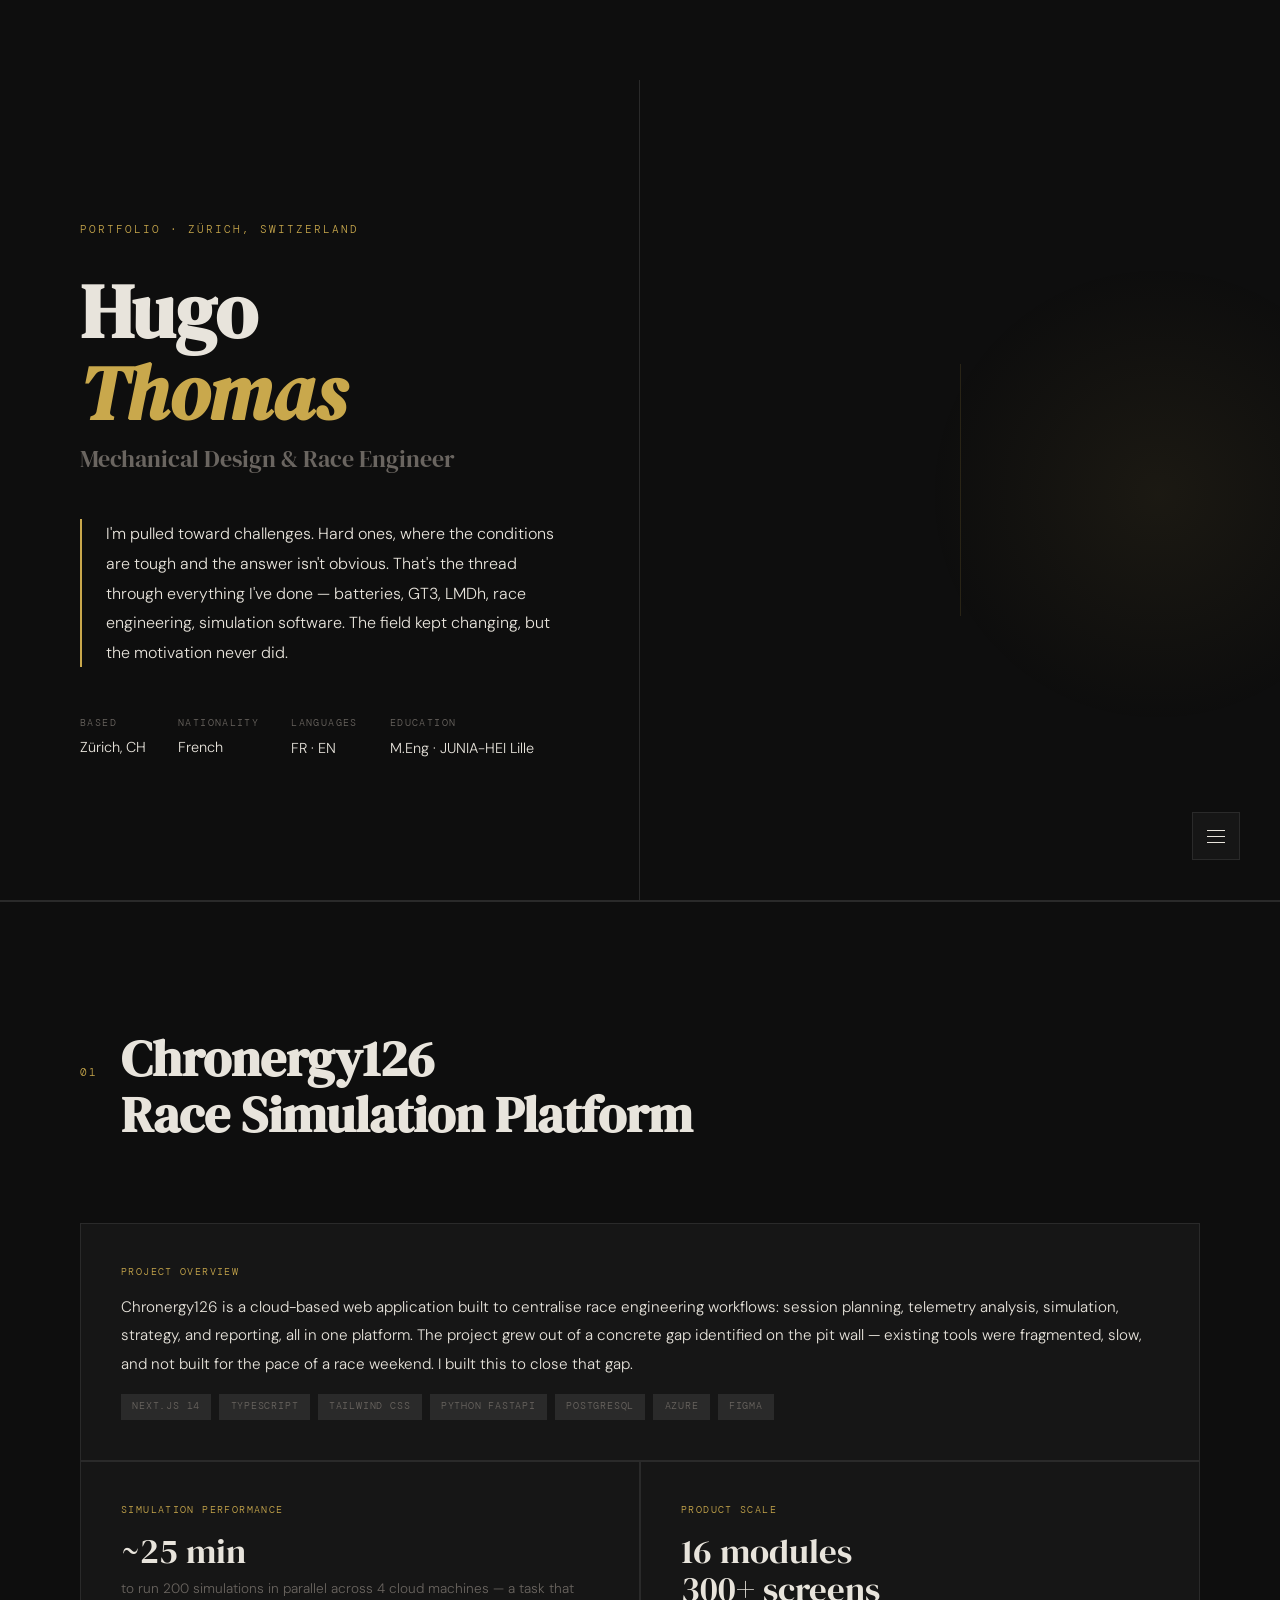
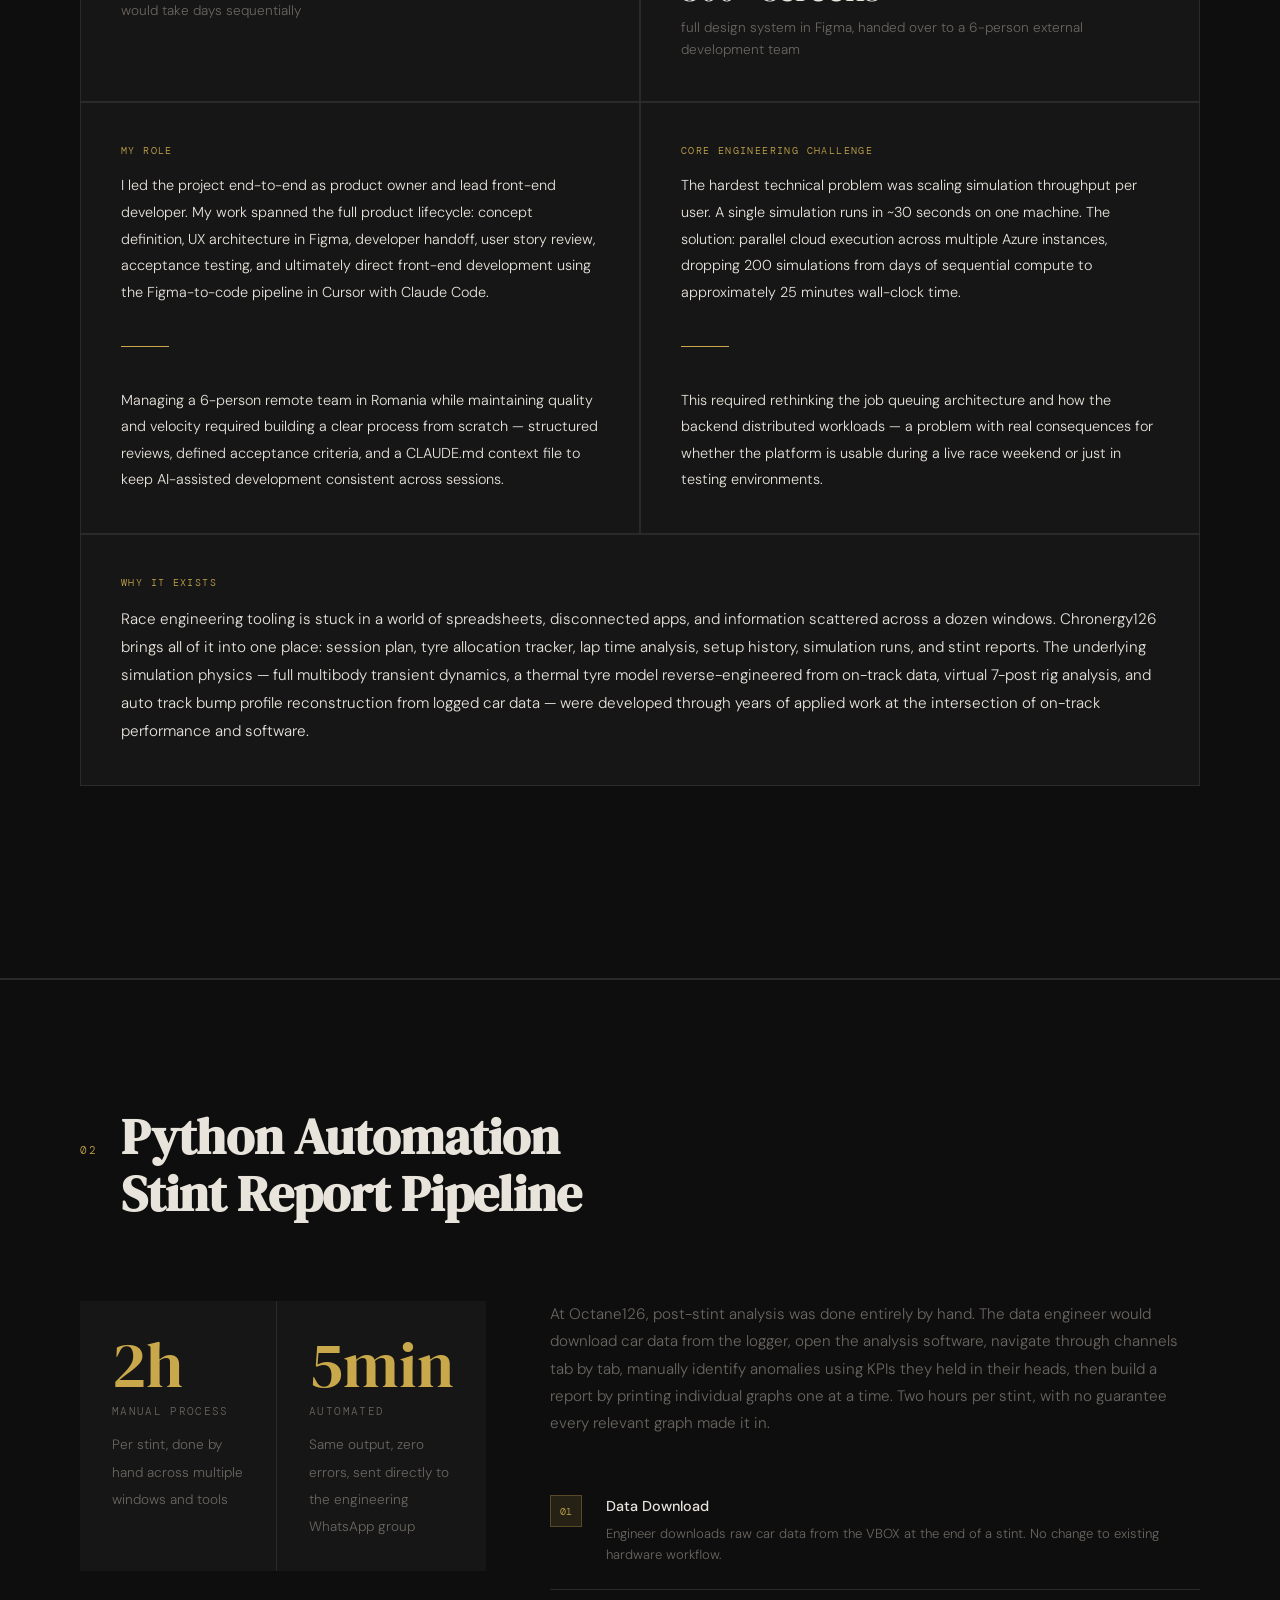
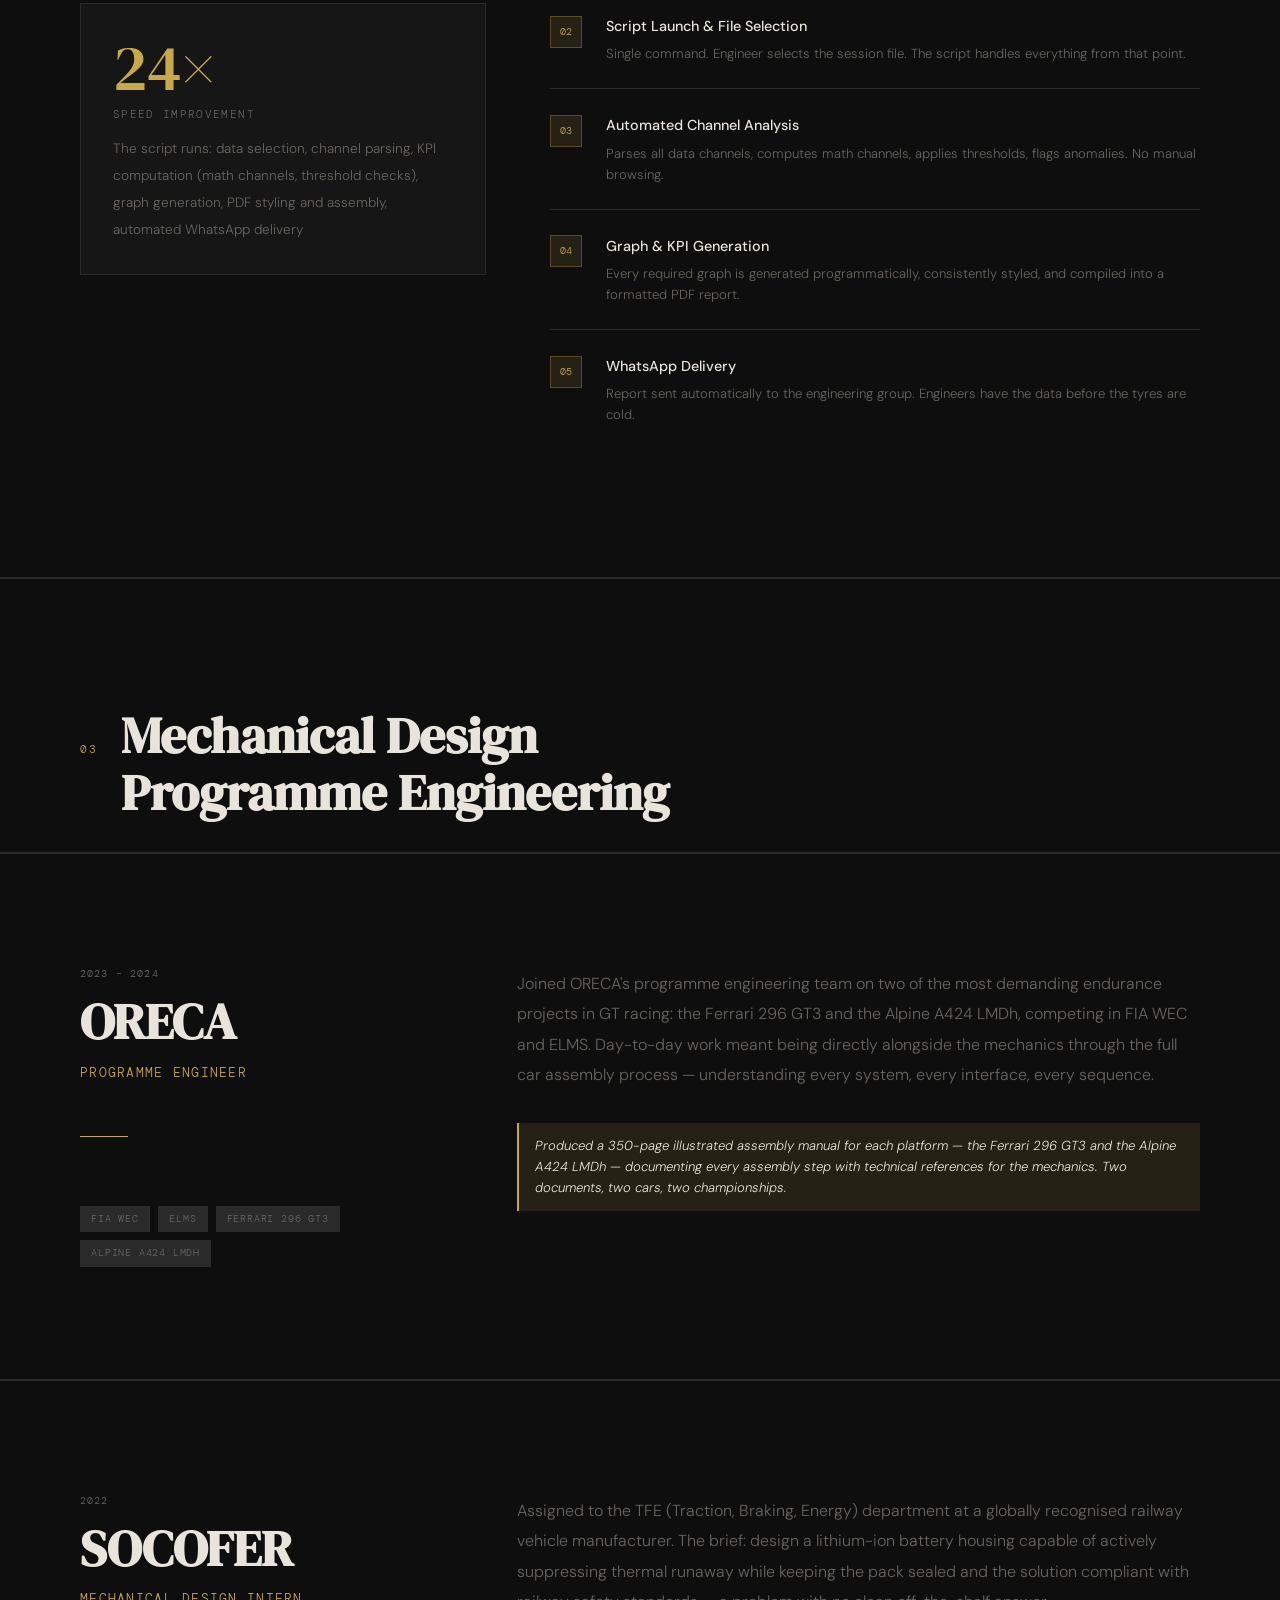
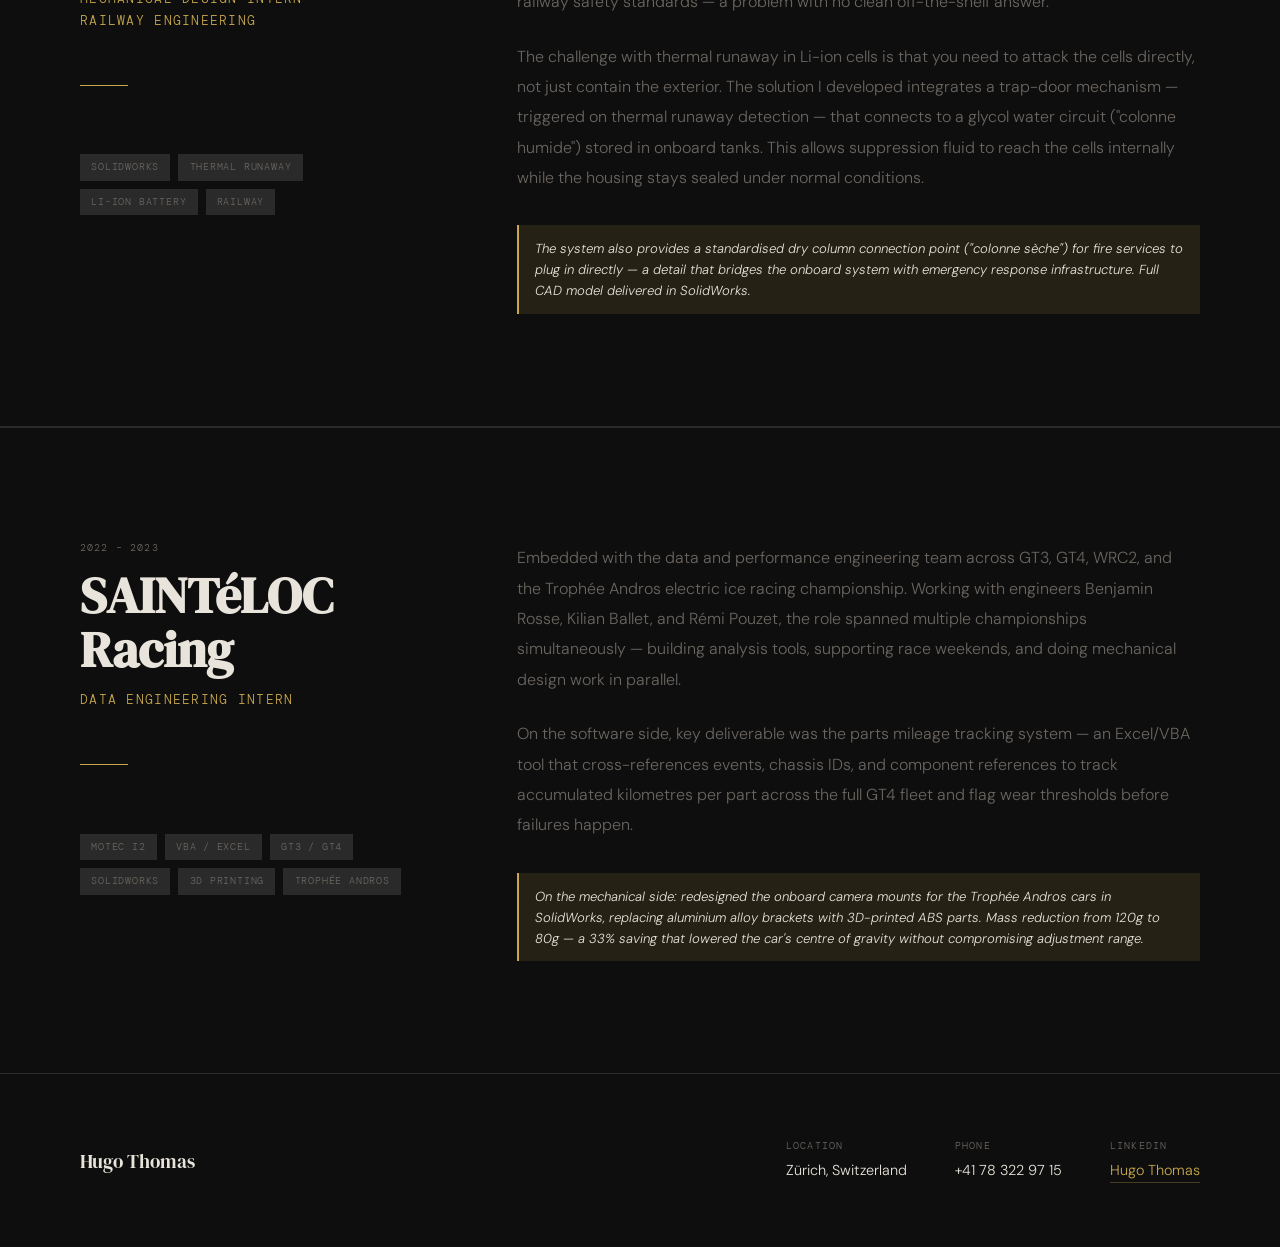
<file: portfolio_hugo_thomas.html>
<!DOCTYPE html>
<html lang="en">
<head>
<meta charset="UTF-8">
<meta name="viewport" content="width=device-width, initial-scale=1.0">
<title>Hugo Thomas — Engineer</title>
<link rel="preconnect" href="https://fonts.googleapis.com">
<link href="https://fonts.googleapis.com/css2?family=DM+Serif+Display:ital@0;1&family=DM+Mono:wght@300;400;500&family=DM+Sans:wght@300;400;500&display=swap" rel="stylesheet">
<style>
  :root {
    --bg: #0e0e0e;
    --surface: #161616;
    --border: #2a2a2a;
    --text: #e8e4dc;
    --muted: #6a6560;
    --accent: #c9a84c;
    --accent-dim: rgba(201,168,76,0.12);
    --accent-glow: rgba(201,168,76,0.06);
  }

  *, *::before, *::after { box-sizing: border-box; margin: 0; padding: 0; }

  html { scroll-behavior: smooth; }

  body {
    background: var(--bg);
    color: var(--text);
    font-family: 'DM Sans', sans-serif;
    font-weight: 300;
    line-height: 1.7;
    overflow-x: hidden;
  }

  /* HAMBURGER BUTTON */
  .hamburger {
    position: fixed;
    bottom: 2.5rem;
    right: 2.5rem;
    z-index: 200;
    width: 3rem;
    height: 3rem;
    background: var(--surface);
    border: 1px solid var(--border);
    cursor: pointer;
    display: flex;
    flex-direction: column;
    align-items: center;
    justify-content: center;
    gap: 5px;
    padding: 0;
    transition: border-color 0.2s, background 0.2s;
  }

  .hamburger:hover {
    border-color: var(--accent);
    background: var(--accent-dim);
  }

  .hamburger span {
    display: block;
    width: 1.1rem;
    height: 1px;
    background: var(--text);
    transition: background 0.2s;
  }

  .hamburger:hover span { background: var(--accent); }

  /* MENU OVERLAY */
  .menu-overlay {
    position: fixed;
    inset: 0;
    z-index: 300;
    background: rgba(0,0,0,0.6);
    backdrop-filter: blur(4px);
    opacity: 0;
    pointer-events: none;
    transition: opacity 0.3s ease;
  }

  .menu-overlay.open {
    opacity: 1;
    pointer-events: all;
  }

  .menu-panel {
    position: absolute;
    top: 0; right: 0; bottom: 0;
    width: min(420px, 90vw);
    background: var(--surface);
    border-left: 1px solid var(--border);
    display: flex;
    flex-direction: column;
    justify-content: center;
    padding: 4rem 3rem;
    transform: translateX(100%);
    transition: transform 0.35s cubic-bezier(0.4, 0, 0.2, 1);
  }

  .menu-overlay.open .menu-panel {
    transform: translateX(0);
  }

  .menu-close {
    position: absolute;
    top: 1.5rem; right: 1.5rem;
    background: none;
    border: 1px solid var(--border);
    color: var(--muted);
    font-size: 0.75rem;
    width: 2rem; height: 2rem;
    cursor: pointer;
    display: flex; align-items: center; justify-content: center;
    transition: color 0.2s, border-color 0.2s;
  }

  .menu-close:hover { color: var(--accent); border-color: var(--accent); }

  .menu-nav {
    display: flex;
    flex-direction: column;
    gap: 0;
  }

  .menu-item {
    display: flex;
    flex-direction: column;
    gap: 0.2rem;
    padding: 1.8rem 0;
    border-bottom: 1px solid var(--border);
    text-decoration: none;
    color: var(--text);
    transition: padding-left 0.2s;
    position: relative;
  }

  .menu-item:first-child { border-top: 1px solid var(--border); }

  .menu-item:hover { padding-left: 0.6rem; }

  .menu-item:hover .menu-label { color: var(--accent); }

  .menu-num {
    font-family: 'DM Mono', monospace;
    font-size: 0.6rem;
    color: var(--muted);
    letter-spacing: 0.12em;
  }

  .menu-label {
    font-family: 'DM Serif Display', serif;
    font-size: 2rem;
    line-height: 1.1;
    transition: color 0.2s;
  }

  .menu-sub {
    font-family: 'DM Mono', monospace;
    font-size: 0.62rem;
    color: var(--muted);
    text-transform: uppercase;
    letter-spacing: 0.1em;
    margin-top: 0.1rem;
  }

  /* HERO RIGHT DECO */
  .hero-right-deco {
    display: flex;
    align-items: center;
    justify-content: center;
    height: 100%;
    opacity: 0.15;
  }

  .deco-line {
    display: block;
    width: 1px;
    height: 40%;
    background: var(--accent);
  }

  /* NAV (hidden, kept for scroll reference) */
  nav#mainNav { display: none; }
  .nav-trigger { display: none; }

  /* HERO */
  .hero {
    min-height: 100vh;
    display: grid;
    grid-template-columns: 1fr 1fr;
    padding-top: 5rem;
  }

  .hero-left {
    display: flex;
    flex-direction: column;
    justify-content: center;
    padding: 6rem 5rem 6rem 5rem;
    border-right: 1px solid var(--border);
    position: relative;
  }

  .hero-eyebrow {
    font-family: 'DM Mono', monospace;
    font-size: 0.7rem;
    color: var(--accent);
    text-transform: uppercase;
    letter-spacing: 0.18em;
    margin-bottom: 2rem;
    opacity: 0;
    animation: fadeUp 0.8s 0.1s forwards;
  }

  .hero-name {
    font-family: 'DM Serif Display', serif;
    font-size: clamp(3.5rem, 6vw, 6rem);
    line-height: 1.05;
    margin-bottom: 0.4rem;
    opacity: 0;
    animation: fadeUp 0.8s 0.25s forwards;
  }

  .hero-name em {
    font-style: italic;
    color: var(--accent);
  }

  .hero-title {
    font-family: 'DM Serif Display', serif;
    font-size: clamp(1.1rem, 2vw, 1.5rem);
    color: var(--muted);
    font-weight: 400;
    margin-bottom: 2.5rem;
    opacity: 0;
    animation: fadeUp 0.8s 0.4s forwards;
  }

  .hero-philosophy {
    font-size: 1rem;
    color: var(--text);
    max-width: 480px;
    line-height: 1.85;
    border-left: 2px solid var(--accent);
    padding-left: 1.5rem;
    margin-bottom: 3rem;
    opacity: 0;
    animation: fadeUp 0.8s 0.55s forwards;
  }

  .hero-meta {
    display: flex;
    gap: 2rem;
    flex-wrap: wrap;
    opacity: 0;
    animation: fadeUp 0.8s 0.7s forwards;
  }

  .meta-item {
    display: flex;
    flex-direction: column;
    gap: 0.2rem;
  }

  .meta-label {
    font-family: 'DM Mono', monospace;
    font-size: 0.62rem;
    color: var(--muted);
    text-transform: uppercase;
    letter-spacing: 0.14em;
  }

  .meta-value {
    font-size: 0.9rem;
    color: var(--text);
  }

  .hero-right {
    display: flex;
    flex-direction: column;
    justify-content: flex-end;
    padding: 6rem 4rem;
    position: relative;
    overflow: hidden;
  }

  .hero-right::before {
    content: '';
    position: absolute;
    top: 20%;
    right: -20%;
    width: 500px;
    height: 500px;
    background: radial-gradient(circle, rgba(201,168,76,0.07) 0%, transparent 65%);
    pointer-events: none;
  }

  .hero-index {
    display: flex;
    flex-direction: column;
    gap: 0;
    opacity: 0;
    animation: fadeUp 0.8s 0.8s forwards;
  }

  .index-item {
    display: flex;
    align-items: center;
    padding: 1.4rem 0;
    border-bottom: 1px solid var(--border);
    text-decoration: none;
    color: var(--text);
    transition: all 0.2s;
    gap: 1.5rem;
  }

  .index-item:first-child { border-top: 1px solid var(--border); }

  .index-item:hover {
    color: var(--accent);
    padding-left: 0.5rem;
  }

  .index-num {
    font-family: 'DM Mono', monospace;
    font-size: 0.65rem;
    color: var(--muted);
    letter-spacing: 0.1em;
    min-width: 2rem;
  }

  .index-label {
    font-family: 'DM Serif Display', serif;
    font-size: 1.2rem;
    flex: 1;
  }

  .index-arrow {
    color: var(--muted);
    font-size: 0.8rem;
    transition: transform 0.2s, color 0.2s;
  }

  .index-item:hover .index-arrow {
    transform: translateX(4px);
    color: var(--accent);
  }

  /* SECTIONS */
  section {
    padding: 8rem 5rem;
    border-top: 1px solid var(--border);
    max-width: 1400px;
    margin: 0 auto;
  }

  .section-header {
    display: flex;
    align-items: baseline;
    gap: 1.5rem;
    margin-bottom: 5rem;
  }

  .section-num {
    font-family: 'DM Mono', monospace;
    font-size: 0.7rem;
    color: var(--accent);
    text-transform: uppercase;
    letter-spacing: 0.15em;
  }

  .section-title {
    font-family: 'DM Serif Display', serif;
    font-size: clamp(2rem, 4vw, 3.2rem);
    line-height: 1.1;
  }

  /* CHRONERGY */
  .chronergy-grid {
    display: grid;
    grid-template-columns: 1fr 1fr;
    gap: 2px;
    background: var(--border);
    border: 1px solid var(--border);
    margin-bottom: 4rem;
  }

  .c-cell {
    background: var(--surface);
    padding: 2.5rem;
  }

  .c-cell-label {
    font-family: 'DM Mono', monospace;
    font-size: 0.62rem;
    color: var(--accent);
    text-transform: uppercase;
    letter-spacing: 0.14em;
    margin-bottom: 0.8rem;
  }

  .c-cell-value {
    font-family: 'DM Serif Display', serif;
    font-size: 2.2rem;
    line-height: 1.1;
    margin-bottom: 0.5rem;
  }

  .c-cell-desc {
    font-size: 0.85rem;
    color: var(--muted);
    line-height: 1.6;
  }

  .c-cell.span2 { grid-column: span 2; }

  .c-cell-body {
    font-size: 0.95rem;
    color: var(--text);
    line-height: 1.85;
  }

  .tag-row {
    display: flex;
    flex-wrap: wrap;
    gap: 0.5rem;
    margin-top: 1rem;
  }

  .tag {
    font-family: 'DM Mono', monospace;
    font-size: 0.62rem;
    color: var(--muted);
    background: var(--border);
    padding: 0.3rem 0.7rem;
    letter-spacing: 0.08em;
    text-transform: uppercase;
  }

  /* PYTHON SECTION */
  .python-layout {
    display: grid;
    grid-template-columns: 1fr 1.6fr;
    gap: 4rem;
    align-items: start;
  }

  .stat-block {
    background: var(--surface);
    border: 1px solid var(--border);
    padding: 2rem;
  }

  .stat-num {
    font-family: 'DM Serif Display', serif;
    font-size: 4rem;
    color: var(--accent);
    line-height: 1;
    display: block;
    margin-bottom: 0.3rem;
  }

  .stat-unit {
    font-family: 'DM Mono', monospace;
    font-size: 0.7rem;
    color: var(--muted);
    text-transform: uppercase;
    letter-spacing: 0.12em;
    margin-bottom: 0.6rem;
    display: block;
  }

  .stat-desc {
    font-size: 0.85rem;
    color: var(--muted);
    line-height: 1.6;
  }

  .stats-row {
    display: flex;
    gap: 1px;
    background: var(--border);
    margin-bottom: 2rem;
  }

  .stats-row .stat-block {
    flex: 1;
    border: none;
    border-radius: 0;
  }

  .flow-steps {
    display: flex;
    flex-direction: column;
    gap: 0;
  }

  .flow-step {
    display: flex;
    gap: 1.5rem;
    padding: 1.5rem 0;
    border-bottom: 1px solid var(--border);
    align-items: flex-start;
  }

  .flow-step:last-child { border-bottom: none; }

  .step-icon {
    width: 2rem;
    height: 2rem;
    background: var(--accent-dim);
    border: 1px solid rgba(201,168,76,0.3);
    display: flex;
    align-items: center;
    justify-content: center;
    font-family: 'DM Mono', monospace;
    font-size: 0.65rem;
    color: var(--accent);
    flex-shrink: 0;
    margin-top: 0.1rem;
  }

  .step-content h4 {
    font-family: 'DM Sans', sans-serif;
    font-weight: 500;
    font-size: 0.9rem;
    margin-bottom: 0.3rem;
    color: var(--text);
  }

  .step-content p {
    font-size: 0.82rem;
    color: var(--muted);
    line-height: 1.6;
  }

  /* MECHANICAL DESIGN */
  .mech-grid {
    display: grid;
    grid-template-columns: 1fr 1fr 1fr;
    gap: 2px;
    background: var(--border);
  }

  .mech-card {
    background: var(--surface);
    padding: 2.5rem;
    display: flex;
    flex-direction: column;
    gap: 1rem;
    transition: background 0.2s;
  }

  .mech-card:hover { background: #1c1c1c; }

  .mech-card-period {
    font-family: 'DM Mono', monospace;
    font-size: 0.6rem;
    color: var(--muted);
    letter-spacing: 0.12em;
    text-transform: uppercase;
  }

  .mech-card-company {
    font-family: 'DM Serif Display', serif;
    font-size: 1.6rem;
    line-height: 1.1;
  }

  .mech-card-role {
    font-size: 0.8rem;
    color: var(--accent);
    font-family: 'DM Mono', monospace;
    text-transform: uppercase;
    letter-spacing: 0.1em;
  }

  .mech-card-body {
    font-size: 0.88rem;
    color: var(--muted);
    line-height: 1.75;
    flex: 1;
  }

  .mech-card-highlight {
    background: var(--accent-dim);
    border-left: 2px solid var(--accent);
    padding: 0.8rem 1rem;
    font-size: 0.82rem;
    color: var(--text);
    line-height: 1.6;
    font-style: italic;
  }

  /* MECHANICAL SECTIONS */
  .mech-section {
    padding: 7rem 5rem;
  }

  .mech-section-inner {
    display: grid;
    grid-template-columns: 1fr 2fr;
    gap: 6rem;
    align-items: start;
  }

  .mech-section-left {
    position: sticky;
    top: 6rem;
    display: flex;
    flex-direction: column;
    gap: 0.8rem;
  }

  .mech-section-company {
    font-family: 'DM Serif Display', serif;
    font-size: clamp(2.5rem, 4vw, 3.8rem);
    line-height: 1.05;
    color: var(--text);
  }

  .mech-section-right {
    padding-top: 0.2rem;
  }

  .mech-section-body {
    font-size: 1rem;
    color: var(--muted);
    line-height: 1.9;
  }

  /* FOOTER */
  footer {
    border-top: 1px solid var(--border);
    padding: 4rem 5rem;
    display: flex;
    justify-content: space-between;
    align-items: center;
    max-width: 1400px;
    margin: 0 auto;
  }

  .footer-left {
    font-family: 'DM Serif Display', serif;
    font-size: 1.2rem;
  }

  .footer-contact {
    display: flex;
    gap: 3rem;
  }

  .contact-item {
    display: flex;
    flex-direction: column;
    gap: 0.2rem;
  }

  .contact-label {
    font-family: 'DM Mono', monospace;
    font-size: 0.6rem;
    color: var(--muted);
    text-transform: uppercase;
    letter-spacing: 0.12em;
  }

  .contact-value {
    font-size: 0.9rem;
    color: var(--text);
  }

  .contact-link {
    font-size: 0.9rem;
    color: var(--accent);
    text-decoration: none;
    border-bottom: 1px solid rgba(201,168,76,0.3);
    transition: border-color 0.2s;
  }

  .contact-link:hover { border-color: var(--accent); }

  /* FULL WIDTH WRAPPER */
  .full-width {
    border-top: 1px solid var(--border);
  }

  /* ANIMATIONS */
  @keyframes fadeUp {
    from { opacity: 0; transform: translateY(16px); }
    to   { opacity: 1; transform: translateY(0); }
  }

  /* SECTION SEPARATOR LINE */
  .divider {
    width: 3rem;
    height: 1px;
    background: var(--accent);
    margin: 2.5rem 0;
  }

  /* RESPONSIVE */
  @media (max-width: 900px) {
    nav { padding: 1rem 1.5rem; }
    .nav-links { gap: 1.2rem; }
    .hero { grid-template-columns: 1fr; }
    .hero-left { padding: 5rem 2rem 3rem; border-right: none; border-bottom: 1px solid var(--border); }
    .hero-right { padding: 3rem 2rem; }
    section { padding: 5rem 1.5rem; }
    .chronergy-grid { grid-template-columns: 1fr; }
    .c-cell.span2 { grid-column: span 1; }
    .python-layout { grid-template-columns: 1fr; }
    .mech-section { padding: 4rem 1.5rem; }
    .mech-section-inner { grid-template-columns: 1fr; gap: 2rem; }
    .mech-section-left { position: static; }
    footer { flex-direction: column; gap: 2rem; padding: 3rem 1.5rem; }
  }
</style>
</head>
<body>

<div class="nav-trigger" id="navTrigger"></div>
<nav id="mainNav">
  <ul class="nav-links">
    <li><a href="#chronergy">Chronergy126</a></li>
    <li><a href="#python">Automation</a></li>
    <li><a href="#mechanical">Design</a></li>
    <li><a href="#contact">Contact</a></li>
  </ul>
</nav>

<!-- HERO -->
<div class="hero">
  <div class="hero-left">
    <span class="hero-eyebrow">Portfolio · Zürich, Switzerland</span>
    <h1 class="hero-name">Hugo<br><em>Thomas</em></h1>
    <p class="hero-title">Mechanical Design & Race Engineer</p>
    <blockquote class="hero-philosophy">
      I'm pulled toward challenges. Hard ones, where the conditions are tough and the answer isn't obvious. That's the thread through everything I've done — batteries, GT3, LMDh, race engineering, simulation software. The field kept changing, but the motivation never did.
    </blockquote>
    <div class="hero-meta">
      <div class="meta-item">
        <span class="meta-label">Based</span>
        <span class="meta-value">Zürich, CH</span>
      </div>
      <div class="meta-item">
        <span class="meta-label">Nationality</span>
        <span class="meta-value">French</span>
      </div>
      <div class="meta-item">
        <span class="meta-label">Languages</span>
        <span class="meta-value">FR · EN</span>
      </div>
      <div class="meta-item">
        <span class="meta-label">Education</span>
        <span class="meta-value">M.Eng · JUNIA-HEI Lille</span>
      </div>
    </div>
  </div>

  <div class="hero-right">
    <div class="hero-right-deco">
      <span class="deco-line"></span>
    </div>
  </div>
</div>

<!-- HAMBURGER BUTTON -->
<button class="hamburger" id="hamburger" aria-label="Open menu">
  <span></span>
  <span></span>
  <span></span>
</button>

<!-- MENU OVERLAY -->
<div class="menu-overlay" id="menuOverlay">
  <div class="menu-panel">
    <button class="menu-close" id="menuClose" aria-label="Close menu">✕</button>
    <nav class="menu-nav">
      <a href="#chronergy" class="menu-item" data-num="01">
        <span class="menu-num">01</span>
        <span class="menu-label">Chronergy126</span>
        <span class="menu-sub">Race Simulation Platform</span>
      </a>
      <a href="#python" class="menu-item" data-num="02">
        <span class="menu-num">02</span>
        <span class="menu-label">Automation</span>
        <span class="menu-sub">Python Stint Report Pipeline</span>
      </a>
      <a href="#mechanical" class="menu-item" data-num="03">
        <span class="menu-num">03</span>
        <span class="menu-label">Design</span>
        <span class="menu-sub">ORECA · SOCOFER · SAINTéLOC</span>
      </a>
      <a href="#contact" class="menu-item" data-num="04">
        <span class="menu-num">04</span>
        <span class="menu-label">Contact</span>
        <span class="menu-sub">Zürich, Switzerland</span>
      </a>
    </nav>
  </div>
</div>

<!-- CHRONERGY -->
<div class="full-width" id="chronergy">
<section>
  <div class="section-header">
    <span class="section-num">01</span>
    <h2 class="section-title">Chronergy126<br>Race Simulation Platform</h2>
  </div>

  <div class="chronergy-grid">
    <div class="c-cell span2">
      <div class="c-cell-label">Project Overview</div>
      <div class="c-cell-body">
        Chronergy126 is a cloud-based web application built to centralise race engineering workflows: session planning, telemetry analysis, simulation, strategy, and reporting, all in one platform. The project grew out of a concrete gap identified on the pit wall — existing tools were fragmented, slow, and not built for the pace of a race weekend. I built this to close that gap.
      </div>
      <div class="tag-row">
        <span class="tag">Next.js 14</span>
        <span class="tag">TypeScript</span>
        <span class="tag">Tailwind CSS</span>
        <span class="tag">Python FastAPI</span>
        <span class="tag">PostgreSQL</span>
        <span class="tag">Azure</span>
        <span class="tag">Figma</span>
      </div>
    </div>

    <div class="c-cell">
      <div class="c-cell-label">Simulation Performance</div>
      <div class="c-cell-value">~25 min</div>
      <div class="c-cell-desc">to run 200 simulations in parallel across 4 cloud machines — a task that would take days sequentially</div>
    </div>

    <div class="c-cell">
      <div class="c-cell-label">Product Scale</div>
      <div class="c-cell-value">16 modules<br>300+ screens</div>
      <div class="c-cell-desc">full design system in Figma, handed over to a 6-person external development team</div>
    </div>

    <div class="c-cell">
      <div class="c-cell-label">My Role</div>
      <div class="c-cell-body" style="font-size:0.9rem;">
        I led the project end-to-end as product owner and lead front-end developer. My work spanned the full product lifecycle: concept definition, UX architecture in Figma, developer handoff, user story review, acceptance testing, and ultimately direct front-end development using the Figma-to-code pipeline in Cursor with Claude Code.
        <div class="divider"></div>
        Managing a 6-person remote team in Romania while maintaining quality and velocity required building a clear process from scratch — structured reviews, defined acceptance criteria, and a CLAUDE.md context file to keep AI-assisted development consistent across sessions.
      </div>
    </div>

    <div class="c-cell">
      <div class="c-cell-label">Core Engineering Challenge</div>
      <div class="c-cell-body" style="font-size:0.9rem;">
        The hardest technical problem was scaling simulation throughput per user. A single simulation runs in ~30 seconds on one machine. The solution: parallel cloud execution across multiple Azure instances, dropping 200 simulations from days of sequential compute to approximately 25 minutes wall-clock time.
        <div class="divider"></div>
        This required rethinking the job queuing architecture and how the backend distributed workloads — a problem with real consequences for whether the platform is usable during a live race weekend or just in testing environments.
      </div>
    </div>

    <div class="c-cell span2">
      <div class="c-cell-label">Why It Exists</div>
      <div class="c-cell-body">
        Race engineering tooling is stuck in a world of spreadsheets, disconnected apps, and information scattered across a dozen windows. Chronergy126 brings all of it into one place: session plan, tyre allocation tracker, lap time analysis, setup history, simulation runs, and stint reports. The underlying simulation physics — full multibody transient dynamics, a thermal tyre model reverse-engineered from on-track data, virtual 7-post rig analysis, and auto track bump profile reconstruction from logged car data — were developed through years of applied work at the intersection of on-track performance and software.
      </div>
    </div>
  </div>
</section>
</div>

<!-- PYTHON -->
<div class="full-width" id="python">
<section>
  <div class="section-header">
    <span class="section-num">02</span>
    <h2 class="section-title">Python Automation<br>Stint Report Pipeline</h2>
  </div>

  <div class="python-layout">
    <div>
      <div class="stats-row">
        <div class="stat-block">
          <span class="stat-num">2h</span>
          <span class="stat-unit">Manual process</span>
          <span class="stat-desc">Per stint, done by hand across multiple windows and tools</span>
        </div>
        <div class="stat-block">
          <span class="stat-num">5min</span>
          <span class="stat-unit">Automated</span>
          <span class="stat-desc">Same output, zero errors, sent directly to the engineering WhatsApp group</span>
        </div>
      </div>
      <div class="stat-block" style="margin-bottom:1px;">
        <span class="stat-num">24×</span>
        <span class="stat-unit">Speed improvement</span>
        <span class="stat-desc">The script runs: data selection, channel parsing, KPI computation (math channels, threshold checks), graph generation, PDF styling and assembly, automated WhatsApp delivery</span>
      </div>
    </div>

    <div>
      <p style="font-size:0.95rem; color:var(--muted); margin-bottom:2rem; line-height:1.8;">
        At Octane126, post-stint analysis was done entirely by hand. The data engineer would download car data from the logger, open the analysis software, navigate through channels tab by tab, manually identify anomalies using KPIs they held in their heads, then build a report by printing individual graphs one at a time. Two hours per stint, with no guarantee every relevant graph made it in.
      </p>

      <div class="flow-steps">
        <div class="flow-step">
          <div class="step-icon">01</div>
          <div class="step-content">
            <h4>Data Download</h4>
            <p>Engineer downloads raw car data from the VBOX at the end of a stint. No change to existing hardware workflow.</p>
          </div>
        </div>
        <div class="flow-step">
          <div class="step-icon">02</div>
          <div class="step-content">
            <h4>Script Launch &amp; File Selection</h4>
            <p>Single command. Engineer selects the session file. The script handles everything from that point.</p>
          </div>
        </div>
        <div class="flow-step">
          <div class="step-icon">03</div>
          <div class="step-content">
            <h4>Automated Channel Analysis</h4>
            <p>Parses all data channels, computes math channels, applies thresholds, flags anomalies. No manual browsing.</p>
          </div>
        </div>
        <div class="flow-step">
          <div class="step-icon">04</div>
          <div class="step-content">
            <h4>Graph &amp; KPI Generation</h4>
            <p>Every required graph is generated programmatically, consistently styled, and compiled into a formatted PDF report.</p>
          </div>
        </div>
        <div class="flow-step">
          <div class="step-icon">05</div>
          <div class="step-content">
            <h4>WhatsApp Delivery</h4>
            <p>Report sent automatically to the engineering group. Engineers have the data before the tyres are cold.</p>
          </div>
        </div>
      </div>
    </div>
  </div>
</section>
</div>

<!-- MECHANICAL DESIGN HEADER -->
<div class="full-width" id="mechanical">
<section style="padding-bottom: 2rem;">
  <div class="section-header" style="margin-bottom: 0;">
    <span class="section-num">03</span>
    <h2 class="section-title">Mechanical Design<br>Programme Engineering</h2>
  </div>
</section>
</div>

<!-- ORECA -->
<div class="full-width" id="oreca">
<section class="mech-section">
  <div class="mech-section-inner">
    <div class="mech-section-left">
      <span class="mech-card-period">2023 – 2024</span>
      <h3 class="mech-section-company">ORECA</h3>
      <span class="mech-card-role">Programme Engineer</span>
      <div class="divider"></div>
      <div class="tag-row">
        <span class="tag">FIA WEC</span>
        <span class="tag">ELMS</span>
        <span class="tag">Ferrari 296 GT3</span>
        <span class="tag">Alpine A424 LMDh</span>
      </div>
    </div>
    <div class="mech-section-right">
      <p class="mech-section-body">
        Joined ORECA's programme engineering team on two of the most demanding endurance projects in GT racing: the Ferrari 296 GT3 and the Alpine A424 LMDh, competing in FIA WEC and ELMS. Day-to-day work meant being directly alongside the mechanics through the full car assembly process — understanding every system, every interface, every sequence.
      </p>
      <div class="mech-card-highlight" style="margin-top: 2rem;">
        Produced a 350-page illustrated assembly manual for each platform — the Ferrari 296 GT3 and the Alpine A424 LMDh — documenting every assembly step with technical references for the mechanics. Two documents, two cars, two championships.
      </div>
    </div>
  </div>
</section>
</div>

<!-- SOCOFER -->
<div class="full-width" id="socofer">
<section class="mech-section">
  <div class="mech-section-inner">
    <div class="mech-section-left">
      <span class="mech-card-period">2022</span>
      <h3 class="mech-section-company">SOCOFER</h3>
      <span class="mech-card-role">Mechanical Design Intern<br>Railway Engineering</span>
      <div class="divider"></div>
      <div class="tag-row">
        <span class="tag">SolidWorks</span>
        <span class="tag">Thermal Runaway</span>
        <span class="tag">Li-Ion Battery</span>
        <span class="tag">Railway</span>
      </div>
    </div>
    <div class="mech-section-right">
      <p class="mech-section-body">
        Assigned to the TFE (Traction, Braking, Energy) department at a globally recognised railway vehicle manufacturer. The brief: design a lithium-ion battery housing capable of actively suppressing thermal runaway while keeping the pack sealed and the solution compliant with railway safety standards — a problem with no clean off-the-shelf answer.
      </p>
      <p class="mech-section-body" style="margin-top: 1.5rem;">
        The challenge with thermal runaway in Li-ion cells is that you need to attack the cells directly, not just contain the exterior. The solution I developed integrates a trap-door mechanism — triggered on thermal runaway detection — that connects to a glycol water circuit ("colonne humide") stored in onboard tanks. This allows suppression fluid to reach the cells internally while the housing stays sealed under normal conditions.
      </p>
      <div class="mech-card-highlight" style="margin-top: 2rem;">
        The system also provides a standardised dry column connection point ("colonne sèche") for fire services to plug in directly — a detail that bridges the onboard system with emergency response infrastructure. Full CAD model delivered in SolidWorks.
      </div>
    </div>
  </div>
</section>
</div>

<!-- SAINTELOC -->
<div class="full-width" id="sainteloc">
<section class="mech-section">
  <div class="mech-section-inner">
    <div class="mech-section-left">
      <span class="mech-card-period">2022 – 2023</span>
      <h3 class="mech-section-company">SAINTéLOC<br>Racing</h3>
      <span class="mech-card-role">Data Engineering Intern</span>
      <div class="divider"></div>
      <div class="tag-row">
        <span class="tag">MoTeC i2</span>
        <span class="tag">VBA / Excel</span>
        <span class="tag">GT3 / GT4</span>
        <span class="tag">SolidWorks</span>
        <span class="tag">3D Printing</span>
        <span class="tag">Trophée Andros</span>
      </div>
    </div>
    <div class="mech-section-right">
      <p class="mech-section-body">
        Embedded with the data and performance engineering team across GT3, GT4, WRC2, and the Trophée Andros electric ice racing championship. Working with engineers Benjamin Rosse, Kilian Ballet, and Rémi Pouzet, the role spanned multiple championships simultaneously — building analysis tools, supporting race weekends, and doing mechanical design work in parallel.
      </p>
      <p class="mech-section-body" style="margin-top: 1.5rem;">
        On the software side, key deliverable was the parts mileage tracking system — an Excel/VBA tool that cross-references events, chassis IDs, and component references to track accumulated kilometres per part across the full GT4 fleet and flag wear thresholds before failures happen.
      </p>
      <div class="mech-card-highlight" style="margin-top: 2rem;">
        On the mechanical side: redesigned the onboard camera mounts for the Trophée Andros cars in SolidWorks, replacing aluminium alloy brackets with 3D-printed ABS parts. Mass reduction from 120g to 80g — a 33% saving that lowered the car's centre of gravity without compromising adjustment range.
      </div>
    </div>
  </div>
</section>
</div>

<!-- FOOTER / CONTACT -->
<footer id="contact">
  <div class="footer-left">
    Hugo Thomas
  </div>
  <div class="footer-contact">
    <div class="contact-item">
      <span class="contact-label">Location</span>
      <span class="contact-value">Zürich, Switzerland</span>
    </div>
    <div class="contact-item">
      <span class="contact-label">Phone</span>
      <span class="contact-value">+41 78 322 97 15</span>
    </div>
    <div class="contact-item">
      <span class="contact-label">LinkedIn</span>
      <a href="https://www.linkedin.com/in/hugo-thomas-8132171ba/" target="_blank" class="contact-link">Hugo Thomas</a>
    </div>
  </div>
</footer>

<script>
  const hamburger = document.getElementById('hamburger');
  const overlay = document.getElementById('menuOverlay');
  const menuClose = document.getElementById('menuClose');
  const menuItems = document.querySelectorAll('.menu-item');

  function openMenu() { overlay.classList.add('open'); }
  function closeMenu() { overlay.classList.remove('open'); }

  hamburger.addEventListener('click', openMenu);
  menuClose.addEventListener('click', closeMenu);
  overlay.addEventListener('click', (e) => { if (e.target === overlay) closeMenu(); });
  menuItems.forEach(item => item.addEventListener('click', closeMenu));

  document.addEventListener('keydown', (e) => { if (e.key === 'Escape') closeMenu(); });
</script>
</body>
</html>
</file>
<file: styles.css>
:root {
  --paper: #f5f2ec;
  --paper-2: #ebe6dc;
  --ink: #16202e;
  --ink-2: #4a5463;
  --line: #d6cfc2;
  --red: #c8201b;

  --head: "Archivo", "Arial Narrow", sans-serif;
  --body: "IBM Plex Sans", system-ui, sans-serif;
  --mono: "IBM Plex Mono", ui-monospace, monospace;

  --wrap: 1180px;
  --gutter: clamp(20px, 4vw, 48px);
}

*, *::before, *::after { box-sizing: border-box; }
html { scroll-behavior: smooth; scroll-padding-top: 72px; }
body {
  margin: 0;
  background: var(--paper);
  color: var(--ink);
  font: 400 17px/1.6 var(--body);
  -webkit-font-smoothing: antialiased;
}
img { display: block; max-width: 100%; height: auto; }
a { color: inherit; }
p { margin: 0 0 1em; }
ul { margin: 0; padding: 0; }

.wrap { max-width: var(--wrap); margin: 0 auto; padding: 0 var(--gutter); }

/* ---------- type ---------- */
h1, h2, h3, h4 {
  font-family: var(--head);
  font-stretch: 75%;
  font-weight: 800;
  line-height: 1;
  margin: 0;
  letter-spacing: -0.01em;
}
.kicker {
  font: 500 13px/1.2 var(--mono);
  letter-spacing: 0.08em;
  text-transform: uppercase;
  color: var(--ink-2);
  margin: 0 0 14px;
}
.kicker b { color: var(--red); font-weight: 500; }

/* ---------- header ---------- */
.top {
  position: sticky; top: 0; z-index: 10;
  background: rgba(245, 242, 236, 0.92);
  backdrop-filter: blur(8px);
  border-bottom: 1px solid var(--line);
}
.top .wrap { display: flex; align-items: center; justify-content: space-between; height: 60px; }
.brand {
  font: 800 22px/1 var(--head); font-stretch: 75%;
  text-transform: uppercase; text-decoration: none; letter-spacing: 0.01em;
}
.brand span { color: var(--red); }
.top nav { display: flex; gap: clamp(14px, 3vw, 32px); }
.top nav a {
  font: 500 14px/1 var(--body); text-decoration: none; color: var(--ink-2);
}
.top nav a:hover { color: var(--ink); }

/* ---------- buttons ---------- */
.btn {
  display: inline-flex; align-items: center; gap: 10px;
  padding: 13px 20px;
  font: 600 15px/1 var(--body); text-decoration: none;
  border: 1.5px solid var(--ink); border-radius: 2px;
  transition: background 0.15s, color 0.15s;
}
.btn:hover { background: var(--ink); color: var(--paper); }
.btn.solid { background: var(--ink); color: var(--paper); }
.btn.solid:hover { background: var(--red); border-color: var(--red); }

/* ---------- hero ---------- */
.hero { padding: clamp(40px, 6vw, 80px) 0 clamp(56px, 8vw, 104px); }
.hero .wrap {
  display: grid; grid-template-columns: 1fr 1.15fr; gap: clamp(32px, 5vw, 72px); align-items: center;
}
.hero h1 {
  font-size: clamp(64px, 10vw, 136px);
  text-transform: uppercase;
  margin-bottom: 28px;
}
.hero .lede { font-size: 19px; max-width: 34em; }
.hero .facts {
  display: grid; grid-template-columns: auto 1fr; gap: 8px 24px;
  margin: 28px 0 32px; padding: 20px 0; border-top: 1px solid var(--line); border-bottom: 1px solid var(--line);
  font-size: 15px;
}
.facts dt { font: 500 12px/1.9 var(--mono); text-transform: uppercase; letter-spacing: 0.06em; color: var(--ink-2); }
.facts dd { margin: 0; }
.hero .actions { display: flex; flex-wrap: wrap; gap: 12px; }
.hero figure { margin: 0; }
.hero figure img { width: 100%; aspect-ratio: 1 / 1.05; object-fit: cover; object-position: 72% 40%; }
.hero figcaption, .caption {
  font: 400 13px/1.4 var(--mono); color: var(--ink-2); margin-top: 10px;
}

/* ---------- category banners ---------- */
.category {
  border-top: 6px solid var(--ink);
  padding: clamp(48px, 7vw, 88px) 0 clamp(24px, 3vw, 40px);
}
.category h2 {
  font-size: clamp(48px, 12vw, 168px);
  text-transform: uppercase;
  line-height: 0.85;
}
.category p { max-width: 36em; font-size: 19px; color: var(--ink-2); margin-top: 20px; }

/* ---------- projects ---------- */
.project { padding: clamp(48px, 6vw, 80px) 0; border-top: 1px solid var(--line); }
.project-head { margin-bottom: 36px; }
.project-head h3 { font-size: clamp(40px, 6vw, 72px); text-transform: uppercase; }
.project-head .sub { font-size: 19px; color: var(--ink-2); margin-top: 10px; }
.badge {
  display: inline-block; vertical-align: middle;
  font: 500 12px/1 var(--mono); letter-spacing: 0.06em; text-transform: uppercase;
  color: var(--red); border: 1.5px solid var(--red); padding: 6px 9px 5px; border-radius: 2px;
  margin-left: 14px; position: relative; top: -0.4em;
}
.badge::before {
  content: ""; display: inline-block; width: 7px; height: 7px; border-radius: 50%;
  background: var(--red); margin-right: 7px; vertical-align: 1px;
  animation: blink 1.6s ease-in-out infinite;
}
@keyframes blink { 50% { opacity: 0.25; } }

.cols { display: grid; grid-template-columns: 1.1fr 1fr; gap: clamp(32px, 5vw, 72px); align-items: start; }
.cols.flip > :first-child { order: 2; }
.prose { max-width: 38em; }
.prose ul { list-style: none; margin: 0 0 1em; }
.prose li { padding-left: 20px; position: relative; margin-bottom: 8px; }
.prose li::before { content: ""; position: absolute; left: 0; top: 0.72em; width: 9px; height: 2px; background: var(--red); }

.meta {
  display: flex; flex-wrap: wrap; gap: 6px 22px;
  font: 400 14px/1.4 var(--mono); color: var(--ink-2);
  margin-bottom: 24px;
}
.meta b { color: var(--ink); font-weight: 500; }

.stack { font: 400 14px/1.7 var(--mono); color: var(--ink-2); margin-top: 20px; }

/* numbers */
.figures { display: grid; grid-template-columns: repeat(3, 1fr); border-top: 1px solid var(--ink); margin: 8px 0 32px; }
.figures div { padding: 16px 16px 0 0; }
.figures div + div { padding-left: 16px; border-left: 1px solid var(--line); }
.figures strong { display: block; font: 800 clamp(32px, 3.2vw, 44px)/1 var(--head); font-stretch: 75%; white-space: nowrap; }
.figures span { display: block; font-size: 14px; color: var(--ink-2); margin-top: 6px; }
.figures.two { grid-template-columns: repeat(2, 1fr); }

/* timing sheet */
.timing { width: 100%; border-collapse: collapse; font: 400 15px/1.3 var(--mono); }
.timing caption { text-align: left; font: 500 12px/1 var(--mono); letter-spacing: 0.08em; text-transform: uppercase; color: var(--ink-2); padding-bottom: 10px; }
.timing th { text-align: left; font-weight: 500; font-size: 12px; color: var(--ink-2); text-transform: uppercase; letter-spacing: 0.06em; padding: 8px 10px; border-bottom: 1.5px solid var(--ink); }
.timing td { padding: 12px 10px; border-bottom: 1px solid var(--line); }
.timing .pos { font: 800 22px/1 var(--head); font-stretch: 75%; width: 56px; }
.timing tr.win .pos { color: var(--red); }

/* steps */
.steps { list-style: none; margin: 0; padding: 0; counter-reset: s; border-top: 1.5px solid var(--ink); }
.steps li { counter-increment: s; display: flex; align-items: baseline; gap: 16px; padding: 12px 0; border-bottom: 1px solid var(--line); }
.steps li::before { content: counter(s); flex: 0 0 24px; font: 800 24px/1 var(--head); font-stretch: 75%; color: var(--red); }

/* photos */
.photo { margin: 0; }
.photo img { width: 100%; }
.photo.car { margin-top: 28px; }
.photo.screen { margin-bottom: 48px; }
.photo.screen img { border: 1px solid #0d0d0d; border-radius: 6px; box-shadow: 0 24px 48px -28px rgba(22, 32, 46, 0.55); }

/* ---------- earlier experience ---------- */
.history { padding: clamp(48px, 6vw, 80px) 0; border-top: 1px solid var(--line); }
.history h3 { font-size: clamp(32px, 4.5vw, 52px); text-transform: uppercase; margin-bottom: 32px; }
.job { display: grid; grid-template-columns: 220px 1fr; gap: 32px; padding: 28px 0; border-top: 1px solid var(--line); }
.job:last-child { border-bottom: 1px solid var(--line); }
.job .when { font: 400 14px/1.6 var(--mono); color: var(--ink-2); }
.job .when b { display: block; color: var(--ink); font: 800 28px/1.1 var(--head); font-stretch: 75%; text-transform: uppercase; margin-bottom: 6px; }
.job h4 { font: 600 19px/1.3 var(--body); margin-bottom: 4px; }
.job .cars { font: 400 14px/1.5 var(--mono); color: var(--ink-2); margin-bottom: 12px; }
.job p:last-child { margin-bottom: 0; }
.job-photos { display: grid; grid-template-columns: 1fr 1fr; gap: 16px; margin-top: 24px; }
.job-photos .caption a { color: inherit; }
@media (max-width: 560px) { .job-photos { grid-template-columns: 1fr; } }

/* ---------- gallery ---------- */
.gallery { padding: clamp(48px, 6vw, 80px) 0; border-top: 1px solid var(--line); }
.gallery h3 { font-size: clamp(32px, 4.5vw, 52px); text-transform: uppercase; margin-bottom: 32px; }
.gallery-group { font: 800 26px/1 var(--head); font-stretch: 75%; text-transform: uppercase; margin: 40px 0 18px; padding-top: 14px; border-top: 1.5px solid var(--ink); display: flex; gap: 16px; align-items: baseline; }
.gallery-group span { font: 400 13px/1 var(--mono); text-transform: none; color: var(--ink-2); letter-spacing: 0.02em; }
.gallery-grid { columns: 3 280px; column-gap: 16px; }
.gallery-grid figure { break-inside: avoid; margin: 0 0 20px; }
.gallery-grid img { width: 100%; height: auto; display: block; cursor: zoom-in; transition: opacity 0.15s; }
.gallery-grid a:hover img { opacity: 0.88; }
.gallery-grid .caption { margin-top: 8px; }
.lightbox { border: 0; padding: 0; background: transparent; max-width: 94vw; max-height: 94vh; overflow: visible; }
.lightbox::backdrop { background: rgba(14, 18, 26, 0.88); }
.lightbox img { display: block; max-width: 94vw; max-height: 86vh; width: auto; height: auto; }
.lightbox .caption { color: #d6dae0; margin-top: 10px; }
.lightbox-close { position: absolute; top: -44px; right: 0; background: none; border: 0; color: #fff; font-size: 34px; line-height: 1; cursor: pointer; }

/* ---------- skills ---------- */
.skills { padding: clamp(48px, 6vw, 80px) 0; border-top: 1px solid var(--line); }
.skills h3 { font-size: clamp(32px, 4.5vw, 52px); text-transform: uppercase; margin-bottom: 32px; }
.skills dl { display: grid; grid-template-columns: repeat(3, 1fr); gap: 28px 40px; margin: 0; }
.skills dt { font: 500 12px/1 var(--mono); letter-spacing: 0.08em; text-transform: uppercase; color: var(--red); margin-bottom: 10px; }
.skills dd { margin: 0; font-size: 16px; }
.skills .actions { margin-top: 40px; }

/* ---------- recreation: spindle ---------- */
.spindle {
  --creme: #f6ebd2; --tangerine: #f26522; --cacao: #3a2416; --panneau: #eeddb9;
  background: var(--creme); color: var(--cacao);
  padding: clamp(48px, 7vw, 96px) 0;
}
.spindle .kicker { color: #8a6a4f; }
.spindle-title { display: flex; align-items: center; gap: 20px; margin-bottom: 12px; }
.spindle-title img { width: clamp(64px, 8vw, 96px); }
.spindle-title h3 { font-size: clamp(48px, 8vw, 96px); text-transform: uppercase; letter-spacing: 0.02em; }
.spindle-title h3 span { color: #c9451f; }
.spindle .sub { font-size: 20px; margin-bottom: 40px; color: #6b4e38; }
.spindle .prose { font-size: 17px; }
.objects { display: grid; grid-template-columns: auto 1fr; gap: 10px 20px; margin: 24px 0 28px; font-size: 16px; }
.objects dt { font: 500 12px/2 var(--mono); letter-spacing: 0.06em; text-transform: uppercase; color: #c9451f; white-space: nowrap; }
.objects dd { margin: 0; }
.spindle .stack { color: #6b4e38; }
.btn.spindle-btn { border-color: var(--tangerine); background: var(--tangerine); color: var(--cacao); }
.btn.spindle-btn:hover { background: var(--cacao); border-color: var(--cacao); color: var(--creme); }
.screens { display: grid; grid-template-columns: repeat(3, 1fr); gap: 14px; }
.screens img { border-radius: 14px; border: 6px solid var(--cacao); }
.screens figure { margin: 0; }
.screens figure:nth-child(2) { transform: translateY(32px); }
.screens .caption { color: #8a6a4f; }
.spindle-video {
  margin-top: 72px; display: grid; grid-template-columns: minmax(0, 360px) 1fr;
  gap: clamp(32px, 5vw, 72px); align-items: center;
}
.spindle-video video {
  display: block; width: 100%; height: auto; border-radius: 14px;
  border: 6px solid var(--cacao); background: var(--cacao);
}
.spindle-video .prose { font-size: 19px; }

/* ---------- contact ---------- */
.contact { background: var(--ink); color: var(--paper); padding: clamp(56px, 8vw, 104px) 0 40px; }
.contact h2 { font-size: clamp(56px, 9vw, 120px); text-transform: uppercase; margin-bottom: 40px; }
.contact .kicker { color: #9aa3b0; }
.contact-list { display: grid; grid-template-columns: repeat(4, 1fr); gap: 24px; border-top: 1px solid #39465a; padding-top: 28px; }
.contact-list dt { font: 500 12px/1 var(--mono); letter-spacing: 0.08em; text-transform: uppercase; color: #9aa3b0; margin-bottom: 10px; }
.contact-list dd { margin: 0; font-size: 17px; }
.contact-list a { text-decoration: none; border-bottom: 1px solid #5b6a80; }
.contact-list a:hover { border-color: var(--paper); }
.contact footer { margin-top: 72px; font: 400 13px/1 var(--mono); color: #7d8796; }

/* ---------- responsive ---------- */
@media (max-width: 900px) {
  .hero .wrap, .cols { grid-template-columns: 1fr; }
  .hero figure { order: -1; }
  .cols.flip > :first-child { order: 0; }
  .job { grid-template-columns: 1fr; gap: 12px; }
  .skills dl { grid-template-columns: 1fr 1fr; }
  .contact-list { grid-template-columns: 1fr 1fr; }
  .spindle-video { grid-template-columns: 1fr; justify-items: center; }
  .spindle-video video { max-width: 360px; }
}
@media (max-width: 560px) {
  body { font-size: 16px; }
  .top nav a.hide-sm { display: none; }
  .figures { grid-template-columns: 1fr; }
  .figures div + div { padding-left: 0; border-left: 0; }
  .skills dl, .contact-list { grid-template-columns: 1fr; }
  .objects { grid-template-columns: 1fr; gap: 2px; }
  .objects dd { margin-bottom: 10px; }
  .badge { margin-left: 0; top: 0; display: table; margin-top: 12px; }
}
@media (prefers-reduced-motion: reduce) {
  html { scroll-behavior: auto; }
  .badge::before { animation: none; }
}
</file>
